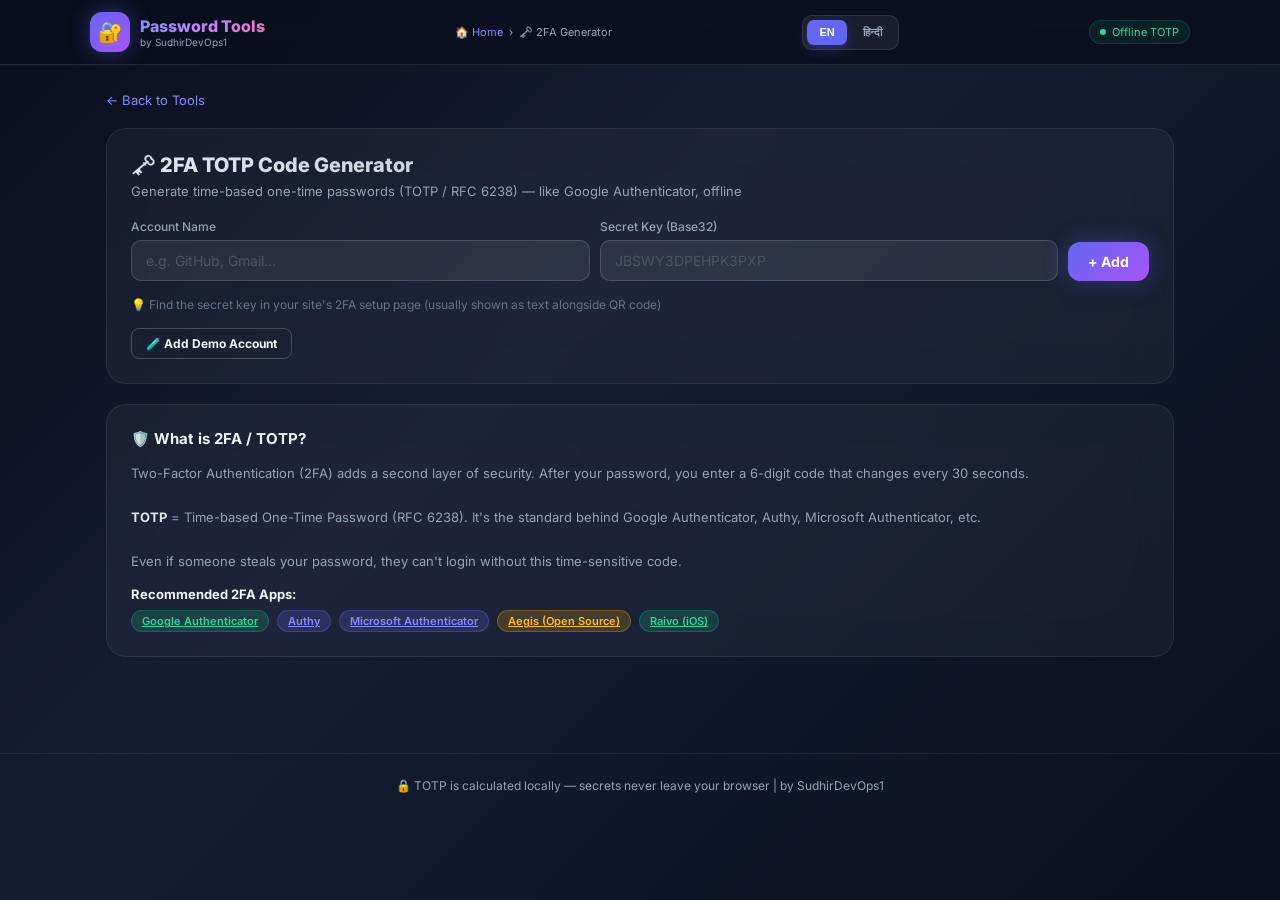
<file: 2fa.html>
<!DOCTYPE html>
<html lang="en">

<head>
    <meta charset="UTF-8">
    <meta name="viewport" content="width=device-width,initial-scale=1">
    <title>2FA TOTP Generator — by SudhirDevOps1</title>
    <link rel="stylesheet" href="shared.css">
    <style>
        .totp-code {
            font-size: 48px;
            font-weight: 900;
            letter-spacing: 8px;
            font-family: 'Courier New', monospace;
            color: #34d399;
            text-align: center;
            padding: 24px 0 16px;
        }

        .timer-arc {
            stroke-dasharray: 157;
            stroke-linecap: round;
            transition: stroke-dashoffset .9s linear;
        }

        .account-card {
            background: rgba(255, 255, 255, .04);
            border: 1px solid rgba(255, 255, 255, .08);
            border-radius: 12px;
            padding: 14px;
            cursor: pointer;
            transition: all .2s;
        }

        .account-card.active {
            border-color: #6366f1;
            background: rgba(99, 102, 241, .08);
        }

        .account-card:hover {
            border-color: rgba(255, 255, 255, .14);
        }
    </style>
</head>

<body>
    <header class="site-header">
        <div class="inner">
            <a href="index.html" class="logo">
                <div class="logo-icon">🔐</div>
                <div>
                    <div class="logo-title">Password Tools</div>
                    <div class="logo-sub">by SudhirDevOps1</div>
                </div>
            </a>
            <div class="breadcrumb">
                <a href="index.html" data-i18n="navHome">🏠 Home</a> › <span data-i18n="nav2FA">🗝️ 2FA Generator</span>
            </div>
            <div class="lang-toggle">
                <button class="lang-btn" id="btn-en" onclick="setLang('en')">EN</button>
                <button class="lang-btn" id="btn-hi" onclick="setLang('hi')">हिन्दी</button>
            </div>
            <div class="badge-secure"><span class="pulse"></span><span data-i18n="badgeSecure">Offline TOTP</span></div>
        </div>
    </header>
    <main>
        <a href="index.html" class="back-link" data-i18n="backHome">← Back to Tools</a>

        <div class="card fade-up" style="margin-bottom:20px">
            <div class="section-title" data-i18n="toolTitle">🗝️ 2FA TOTP Code Generator</div>
            <div class="section-sub" data-i18n="toolSub">Generate time-based one-time passwords (TOTP / RFC 6238) — like
                Google Authenticator, offline</div>

            <!-- Add Account -->
            <div
                style="display:grid;grid-template-columns:1fr 1fr auto;gap:10px;align-items:end;margin-bottom:16px;flex-wrap:wrap">
                <div><label class="input-label" data-i18n="labelAccName">Account Name</label><input type="text"
                        id="accName" class="inp" data-i18n-placeholder="placeholderName"
                        placeholder="e.g. GitHub, Gmail…"></div>
                <div><label class="input-label" data-i18n="labelSecretKey">Secret Key (Base32)</label><input type="text"
                        id="secretKey" class="inp" data-i18n-placeholder="placeholderSecret"
                        placeholder="JBSWY3DPEHPK3PXP"></div>
                <button class="btn btn-primary" style="white-space:nowrap" onclick="addAccount()" data-i18n="btnAdd">+
                    Add</button>
            </div>
            <div style="font-size:12px;color:#64748b;margin-bottom:16px" data-i18n="hintSecret">💡 Find the secret key
                in your site's 2FA setup page (usually shown as text alongside QR code)</div>

            <!-- Demo account hint -->
            <button class="btn btn-outline btn-sm" onclick="addDemo()" data-i18n="btnDemo">🧪 Add Demo Account</button>
        </div>

        <!-- Active TOTP Display -->
        <div id="totpDisplay" class="card fade-up" style="display:none;margin-bottom:20px;text-align:center">
            <div style="font-size:13px;color:#94a3b8;margin-bottom:4px" id="activeAccName">—</div>
            <div class="totp-code" id="totpCode">——————</div>
            <div style="display:flex;align-items:center;justify-content:center;gap:16px;margin-bottom:12px">
                <svg width="50" height="50" style="transform:rotate(-90deg)">
                    <circle cx="25" cy="25" r="22" fill="none" stroke="rgba(255,255,255,.08)" stroke-width="4" />
                    <circle id="timerArc" cx="25" cy="25" r="22" fill="none" stroke="#6366f1" stroke-width="4"
                        class="timer-arc" style="stroke-dashoffset:0" />
                </svg>
                <div>
                    <div style="font-size:24px;font-weight:800;color:#818cf8" id="countdown">30</div>
                    <div style="font-size:11px;color:#64748b" data-i18n="lblSeconds">seconds</div>
                </div>
            </div>
            <button class="btn btn-outline btn-sm" onclick="copyCode()" data-i18n="btnCopyCode">📋 Copy Code</button>
        </div>

        <!-- Accounts List -->
        <div class="card fade-up" id="accountsCard" style="display:none">
            <div style="display:flex;align-items:center;justify-content:space-between;margin-bottom:14px">
                <div style="font-weight:700" data-i18n="lblSavedAcc">📱 Saved Accounts (this session only)</div>
                <button class="btn btn-outline btn-sm" onclick="clearAccounts()" data-i18n="btnClear">🗑 Clear
                    All</button>
            </div>
            <div id="accountList" style="display:flex;flex-direction:column;gap:8px"></div>
        </div>

        <!-- What is 2FA -->
        <div class="card fade-up" style="margin-top:20px">
            <div style="font-size:15px;font-weight:700;margin-bottom:14px" data-i18n="whatTitle">🛡️ What is 2FA / TOTP?
            </div>
            <div style="font-size:13px;color:#94a3b8;line-height:1.7" data-i18n="whatDesc">
                Two-Factor Authentication (2FA) adds a second layer of security. After your password, you enter a
                6-digit code that changes every 30 seconds.<br><br>
                <strong style="color:#e2e8f0">TOTP</strong> = Time-based One-Time Password (RFC 6238). It's the standard
                behind Google Authenticator, Authy, Microsoft Authenticator, etc.<br><br>
                Even if someone steals your password, they can't login without this time-sensitive code.
            </div>
            <div style="margin-top:14px">
                <div style="font-size:13px;font-weight:700;margin-bottom:8px" data-i18n="lblRecApps">Recommended 2FA
                    Apps:</div>
                <div style="display:flex;flex-wrap:wrap;gap:8px">
                    <a href="https://play.google.com/store/apps/details?id=com.google.android.apps.authenticator2"
                        target="_blank" class="chip chip-emerald">Google Authenticator</a>
                    <a href="https://authy.com" target="_blank" class="chip chip-indigo">Authy</a>
                    <a href="https://www.microsoft.com/en-us/security/mobile-authenticator-app" target="_blank"
                        class="chip chip-indigo">Microsoft Authenticator</a>
                    <a href="https://aegis-authenticator.com" target="_blank" class="chip chip-amber">Aegis (Open
                        Source)</a>
                    <a href="https://raivo-otp.com" target="_blank" class="chip chip-emerald">Raivo (iOS)</a>
                </div>
            </div>
        </div>
    </main>
    <footer class="site-footer" data-i18n="footerText">🔒 TOTP is calculated locally — secrets never leave your browser
        | by <strong style="color:#818cf8">SudhirDevOps1</strong></footer>
    <div id="toast-container"></div>
    <script>
        const i18n = {
            en: {
                navHome: '🏠 Home', nav2FA: '🗝️ 2FA Generator', badgeSecure: 'Offline TOTP',
                backHome: '← Back to Tools', toolTitle: '🗝️ 2FA TOTP Code Generator',
                toolSub: 'Generate time-based one-time passwords (TOTP / RFC 6238) — like Google Authenticator, offline',
                labelAccName: 'Account Name', labelSecretKey: 'Secret Key (Base32)',
                placeholderName: 'e.g. GitHub, Gmail…', placeholderSecret: 'JBSWY3DPEHPK3PXP',
                btnAdd: '+ Add', hintSecret: '💡 Find the secret key in your site\'s 2FA setup page (usually shown as text alongside QR code)',
                btnDemo: '🧪 Add Demo Account', lblSeconds: 'seconds', btnCopyCode: '📋 Copy Code',
                lblSavedAcc: '📱 Saved Accounts (this session only)', btnClear: '🗑 Clear All',
                whatTitle: '🛡️ What is 2FA / TOTP?',
                whatDesc: 'Two-Factor Authentication (2FA) adds a second layer of security. After your password, you enter a 6-digit code that changes every 30 seconds.<br><br><strong style="color:#e2e8f0">TOTP</strong> = Time-based One-Time Password (RFC 6238). It\'s the standard behind Google Authenticator, Authy, Microsoft Authenticator, etc.<br><br>Even if someone steals your password, they can\'t login without this time-sensitive code.',
                lblRecApps: 'Recommended 2FA Apps:',
                footerText: '🔒 TOTP is calculated locally — secrets never leave your browser | by SudhirDevOps1',
                toastEnterBoth: 'Enter both name and secret key', toastAccAdded: '✅ Account added',
                toastInvalidKey: 'Invalid Base32 secret key', toastDemoAdded: 'Demo account added',
                toastCopied: '✅ Code copied!', toastAccCopied: '✅ {code} copied!'
            },
            hi: {
                navHome: '🏠 होम', nav2FA: '🗝️ 2FA जनरेटर', badgeSecure: 'ऑफलाइन TOTP',
                backHome: '← टूल्स पर वापस जाएं', toolTitle: '🗝️ 2FA TOTP कोड जनरेटर',
                toolSub: 'समय-आधारित वन-टाइम पासवर्ड (TOTP / RFC 6238) जेनरेट करें — Google Authenticator की तरह, ऑफलाइन',
                labelAccName: 'खाते का नाम', labelSecretKey: 'सीक्रेट की (Base32)',
                placeholderName: 'जैसे GitHub, Gmail…', placeholderSecret: 'JBSWY3DPEHPK3PXP',
                btnAdd: '+ जोड़ें', hintSecret: '💡 अपनी साइट के 2FA सेटअप पेज में सक्रियता कुंजी खोजें (आमतौर पर QR कोड के साथ दिखाई जाती है)',
                btnDemo: '🧪 डेमो खाता जोड़ें', lblSeconds: 'सेकंड', btnCopyCode: '📋 कोड कॉपी करें',
                lblSavedAcc: '📱 सहेजे गए खाते (केवल इस सत्र के लिए)', btnClear: '🗑 सभी साफ़ करें',
                whatTitle: '🛡️ 2FA / TOTP क्या है?',
                whatDesc: 'टू-फैक्टर ऑथेंटिकेशन (2FA) सुरक्षा की एक दूसरी परत जोड़ता है। आपके पासवर्ड के बाद, आप एक 6-अंकों का कोड दर्ज करते हैं जो हर 30 सेकंड में बदलता है।<br><br><strong style="color:#e2e8f0">TOTP</strong> = टाइम-आधारित वन-टाइम पासवर्ड (RFC 6238)। यह Google Authenticator, Authy, Microsoft Authenticator आदि के पीछे का मानक है।<br><br>भले ही कोई आपका पासवर्ड चुरा ले, वे इस समय-संवेदनशील कोड के बिना लॉगिन नहीं कर सकते।',
                lblRecApps: 'अनुशंसित 2FA ऐप्स:',
                footerText: '🔒 TOTP की गणना स्थानीय रूप से की जाती है — सीक्रेट कभी आपके ब्राउज़र से बाहर नहीं जाते | SudhirDevOps1 द्वारा',
                toastEnterBoth: 'नाम और सीक्रेट की दोनों दर्ज करें', toastAccAdded: '✅ खाता जोड़ा गया',
                toastInvalidKey: 'अमान्य Base32 सीक्रेट की', toastDemoAdded: 'डेमो खाता जोड़ा गया',
                toastCopied: '✅ कोड कॉपी किया गया!', toastAccCopied: '✅ {code} कॉपी किया गया!'
            }
        };

        let currentLang = localStorage.getItem('appLang') || 'en';

        function T(key) {
            return (i18n[currentLang] && i18n[currentLang][key]) || (i18n['en'][key]) || key;
        }

        function applyLanguage() {
            document.querySelectorAll('[data-i18n]').forEach(el => {
                const key = el.getAttribute('data-i18n');
                el.innerHTML = T(key);
            });
            document.querySelectorAll('[data-i18n-placeholder]').forEach(el => {
                el.placeholder = T(el.getAttribute('data-i18n-placeholder'));
            });
            document.body.className = 'lang-' + currentLang;
            document.querySelectorAll('.lang-btn').forEach(b => b.classList.remove('active'));
            const activeBtn = document.getElementById('btn-' + currentLang);
            if (activeBtn) activeBtn.classList.add('active');
        }

        function setLang(lang) {
            currentLang = lang;
            localStorage.setItem('appLang', currentLang);
            applyLanguage();
        }

        // Simple TOTP implementation (RFC 6238)
        const accounts = [];
        let activeIdx = -1;
        let timerInterval = null;

        function base32Decode(s) {
            const a = 'ABCDEFGHIJKLMNOPQRSTUVWXYZ234567';
            s = s.replace(/=+$/, '').toUpperCase();
            let bits = 0, val = 0; const out = [];
            for (const c of s) { const idx = a.indexOf(c); if (idx < 0) continue; val = (val << 5) | idx; bits += 5; if (bits >= 8) { out.push((val >>> (bits - 8)) & 255); bits -= 8; } }
            return new Uint8Array(out);
        }
        async function hmacSHA1(key, msg) {
            const k = await crypto.subtle.importKey('raw', key, { name: 'HMAC', hash: 'SHA-1' }, false, ['sign']);
            return new Uint8Array(await crypto.subtle.sign('HMAC', k, msg));
        }
        function intToBytes(n) {
            const b = new Uint8Array(8); for (let i = 7; i >= 0; i--) { b[i] = n & 0xff; n = Math.floor(n / 256); } return b;
        }
        async function getTotp(secret, period = 30) {
            const key = base32Decode(secret);
            const t = Math.floor(Date.now() / 1000 / period);
            const hash = await hmacSHA1(key, intToBytes(t));
            const offset = hash[hash.length - 1] & 0xf;
            const code = ((hash[offset] & 0x7f) << 24) | ((hash[offset + 1] & 0xff) << 16) | ((hash[offset + 2] & 0xff) << 8) | (hash[offset + 3] & 0xff);
            return String(code % 1000000).padStart(6, '0');
        }
        async function addAccount() {
            const name = document.getElementById('accName').value.trim();
            const secret = document.getElementById('secretKey').value.trim().replace(/\s/g, '');
            if (!name || !secret) { showToast(T('toastEnterBoth'), 'error'); return; }
            try {
                base32Decode(secret);
                accounts.push({ name, secret });
                document.getElementById('accName').value = '';
                document.getElementById('secretKey').value = '';
                setActive(accounts.length - 1);
                renderAccounts();
                showToast(T('toastAccAdded'), 'success');
            } catch (e) { showToast(T('toastInvalidKey'), 'error'); }
        }
        function addDemo() {
            accounts.push({ name: 'Demo Account (GitHub)', secret: 'JBSWY3DPEHPK3PXP' });
            setActive(accounts.length - 1); renderAccounts();
            showToast(T('toastDemoAdded'), 'info');
        }
        function setActive(idx) {
            activeIdx = idx;
            document.getElementById('totpDisplay').style.display = 'block';
            document.getElementById('activeAccName').textContent = accounts[idx].name;
            updateCode();
            if (timerInterval) clearInterval(timerInterval);
            timerInterval = setInterval(updateCode, 1000);
            renderAccounts();
        }
        async function updateCode() {
            if (activeIdx < 0) return;
            const acc = accounts[activeIdx];
            try {
                const code = await getTotp(acc.secret);
                const codeEl = document.getElementById('totpCode');
                codeEl.textContent = code.substring(0, 3) + ' ' + code.substring(3);
                const rem = 30 - (Math.floor(Date.now() / 1000) % 30);
                document.getElementById('countdown').textContent = rem;
                const arc = document.getElementById('timerArc');
                const frac = rem / 30;
                arc.style.strokeDashoffset = 157 * (1 - frac);
                arc.style.stroke = rem <= 10 ? '#ef4444' : rem <= 20 ? '#f59e0b' : '#6366f1';
            } catch (e) {
                document.getElementById('totpCode').textContent = 'ERROR';
            }
        }
        function renderAccounts() {
            if (!accounts.length) { document.getElementById('accountsCard').style.display = 'none'; return; }
            document.getElementById('accountsCard').style.display = 'block';
            document.getElementById('accountList').innerHTML = accounts.map((a, i) => `
    <div class="account-card ${i === activeIdx ? 'active' : ''}" onclick="setActive(${i})">
      <div style="display:flex;align-items:center;justify-content:space-between">
        <div><div style="font-weight:700;font-size:14px">${escH(a.name)}</div><div style="font-size:11px;color:#64748b;font-family:monospace;margin-top:2px">${a.secret.substring(0, 8)}…</div></div>
        <div style="display:flex;gap:6px">
          <button class="copy-btn" onclick="event.stopPropagation();copyAccountCode(${i})">📋</button>
          <button class="copy-btn" onclick="event.stopPropagation();removeAcc(${i})">🗑</button>
        </div>
      </div>
    </div>`).join('');
        }
        async function copyAccountCode(idx) {
            const code = await getTotp(accounts[idx].secret);
            navigator.clipboard.writeText(code).then(() => showToast(T('toastAccCopied').replace('{code}', code), 'success'));
        }
        function removeAcc(idx) { accounts.splice(idx, 1); if (activeIdx === idx) { activeIdx = -1; document.getElementById('totpDisplay').style.display = 'none'; } else if (activeIdx > idx) activeIdx--; renderAccounts(); }
        function clearAccounts() { accounts.length = 0; activeIdx = -1; document.getElementById('totpDisplay').style.display = 'none'; document.getElementById('accountsCard').style.display = 'none'; }
        function copyCode() {
            const code = document.getElementById('totpCode').textContent.replace(' ', '');
            navigator.clipboard.writeText(code).then(() => showToast(T('toastCopied'), 'success'));
        }
        function escH(s) { const d = document.createElement('div'); d.textContent = s; return d.innerHTML; }
        function showToast(msg, type = 'success') {
            const c = document.getElementById('toast-container'); const t = document.createElement('div');
            t.className = `toast ${type}`; t.textContent = msg; c.appendChild(t);
            setTimeout(() => { t.style.opacity = '0'; t.style.transition = 'all .3s'; setTimeout(() => t.remove(), 300); }, 2800);
        }

        applyLanguage();
    </script>
</body>

</html>
</file>
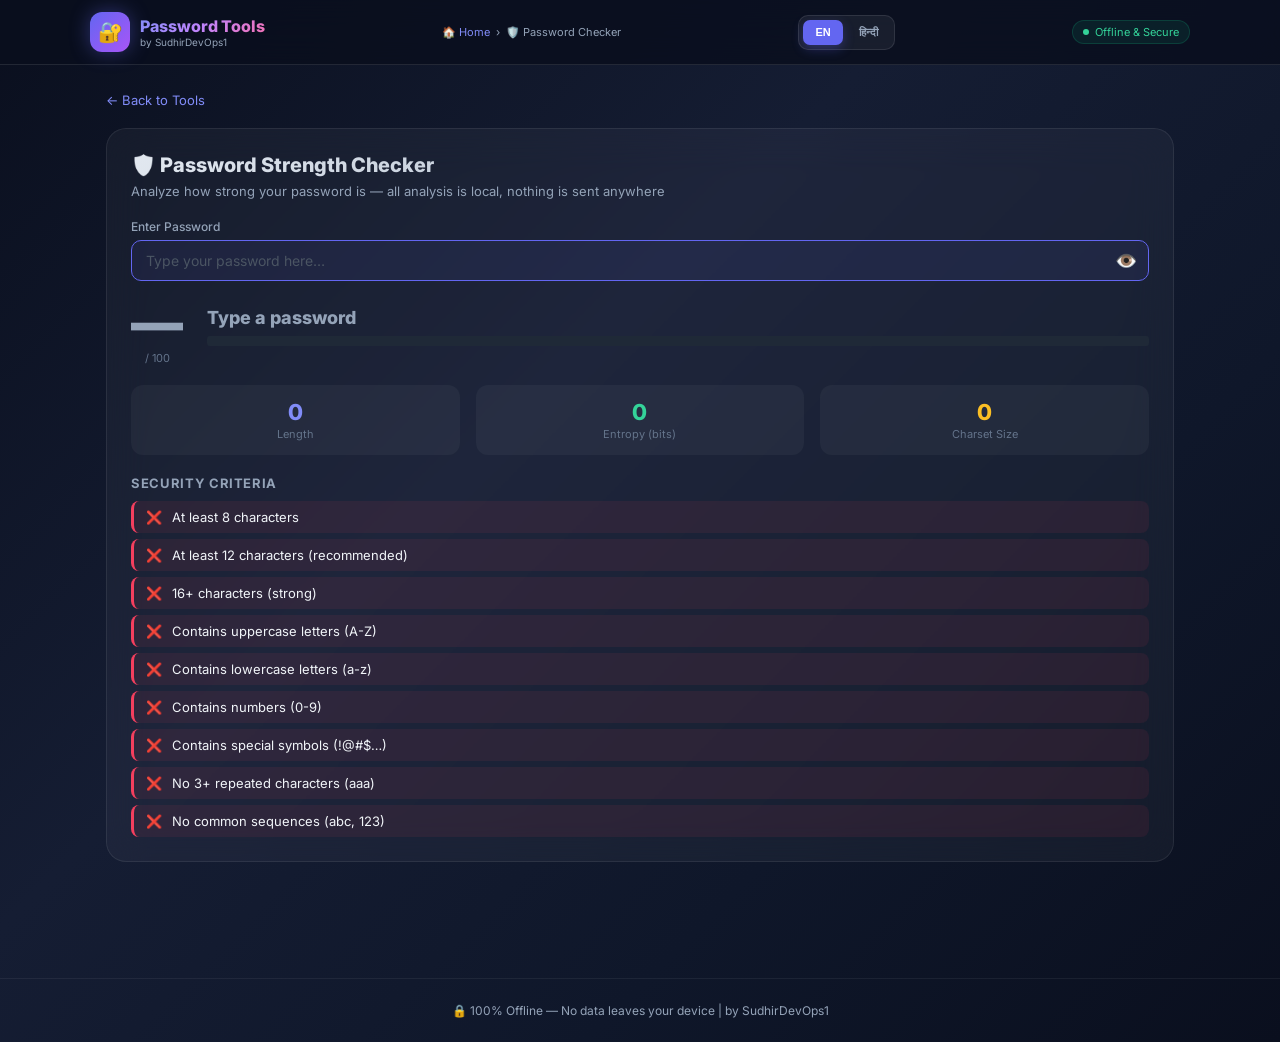
<file: checker.html>
<!DOCTYPE html>
<html lang="en">

<head>
    <meta charset="UTF-8">
    <meta name="viewport" content="width=device-width,initial-scale=1">
    <title>Password Checker — by SudhirDevOps1</title>
    <link rel="stylesheet" href="shared.css">
    <style>
        .big-score {
            font-size: 52px;
            font-weight: 900;
            line-height: 1;
        }

        .criteria-item {
            display: flex;
            align-items: center;
            gap: 10px;
            padding: 8px 12px;
            border-radius: 8px;
            font-size: 13px;
            transition: all .2s;
        }

        .criteria-item.pass {
            background: rgba(16, 185, 129, .1);
            border-left: 3px solid #10b981;
        }

        .criteria-item.fail {
            background: rgba(244, 63, 94, .08);
            border-left: 3px solid #f43f5e;
        }

        .pattern-tag {
            display: inline-flex;
            align-items: center;
            gap: 4px;
            padding: 4px 10px;
            border-radius: 999px;
            font-size: 11px;
            font-weight: 700;
            margin: 3px;
        }
    </style>
</head>

<body>
    <header class="site-header">
        <div class="inner">
            <a href="index.html" class="logo">
                <div class="logo-icon">🔐</div>
                <div>
                    <div class="logo-title">Password Tools</div>
                    <div class="logo-sub">by SudhirDevOps1</div>
                </div>
            </a>
            <div class="breadcrumb">
                <a href="index.html" data-i18n="navHome">🏠 Home</a> › <span data-i18n="navChecker">🛡️ Password
                    Checker</span>
            </div>
            <div class="lang-toggle">
                <button class="lang-btn" id="btn-en" onclick="setLang('en')">EN</button>
                <button class="lang-btn" id="btn-hi" onclick="setLang('hi')">हिन्दी</button>
            </div>
            <div class="badge-secure"><span class="pulse"></span><span data-i18n="badgeSecure">Offline & Secure</span>
            </div>
        </div>
    </header>
    <main>
        <a href="index.html" class="back-link" data-i18n="backHome">← Back to Tools</a>

        <div class="card fade-up" style="margin-bottom:20px">
            <div class="section-title" data-i18n="toolTitle">🛡️ Password Strength Checker</div>
            <div class="section-sub" data-i18n="toolSub">Analyze how strong your password is — all analysis is local,
                nothing is sent anywhere</div>

            <div class="input-group">
                <label class="input-label" data-i18n="labelEnter">Enter Password</label>
                <div style="position:relative">
                    <input type="password" id="pwInput" class="inp" data-i18n-placeholder="placeholderType"
                        placeholder="Type your password here…" oninput="analyze()" autofocus style="padding-right:50px">
                    <button onclick="toggleVis()" id="visBtn"
                        style="position:absolute;right:12px;top:50%;transform:translateY(-50%);background:none;border:none;cursor:pointer;font-size:18px;color:#94a3b8">👁️</button>
                </div>
            </div>

            <!-- Score Display -->
            <div style="display:grid;grid-template-columns:auto 1fr;gap:24px;align-items:center;margin-bottom:20px">
                <div style="text-align:center">
                    <div id="scoreNum" class="big-score" style="color:#374151">—</div>
                    <div style="font-size:11px;color:#64748b;margin-top:2px">/ 100</div>
                </div>
                <div>
                    <div style="display:flex;align-items:center;justify-content:space-between;margin-bottom:8px">
                        <span id="strengthLabel" style="font-size:18px;font-weight:800;color:#94a3b8"
                            data-i18n="typePassword">Type a password</span>
                        <span id="timeToCrack" style="font-size:12px;color:#64748b"></span>
                    </div>
                    <div class="strength-bar" style="height:10px;margin-bottom:10px">
                        <div id="strengthFill" class="strength-fill" style="width:0%"></div>
                    </div>
                    <div style="display:flex;gap:8px;flex-wrap:wrap" id="patternTags"></div>
                </div>
            </div>

            <!-- Entropy & Length Info -->
            <div class="grid-3" style="margin-bottom:20px">
                <div style="background:rgba(255,255,255,.04);border-radius:12px;padding:14px;text-align:center">
                    <div style="font-size:22px;font-weight:800;color:#818cf8" id="lenCount">0</div>
                    <div style="font-size:11px;color:#64748b;margin-top:2px" data-i18n="lblLength">Length</div>
                </div>
                <div style="background:rgba(255,255,255,.04);border-radius:12px;padding:14px;text-align:center">
                    <div style="font-size:22px;font-weight:800;color:#34d399" id="entropyCount">0</div>
                    <div style="font-size:11px;color:#64748b;margin-top:2px" data-i18n="lblEntropy">Entropy (bits)</div>
                </div>
                <div style="background:rgba(255,255,255,.04);border-radius:12px;padding:14px;text-align:center">
                    <div style="font-size:22px;font-weight:800;color:#fbbf24" id="charsetSize">0</div>
                    <div style="font-size:11px;color:#64748b;margin-top:2px" data-i18n="lblCharset">Charset Size</div>
                </div>
            </div>

            <!-- Criteria Checklist -->
            <div style="font-size:13px;font-weight:700;color:#94a3b8;margin-bottom:10px;text-transform:uppercase;letter-spacing:.05em"
                data-i18n="secCriteria">
                Security Criteria</div>
            <div style="display:flex;flex-direction:column;gap:6px" id="criteriaList">
                <!-- filled by JS -->
            </div>
        </div>

        <!-- Suggestions -->
        <div class="card fade-up" id="suggestCard" style="display:none">
            <div style="font-size:15px;font-weight:700;margin-bottom:12px" data-i18n="suggTitle">💡 Suggestions to
                Improve</div>
            <ul id="suggestList" style="display:flex;flex-direction:column;gap:8px;padding-left:0;list-style:none"></ul>
        </div>
    </main>
    <footer class="site-footer" data-i18n="footerText">🔒 100% Offline — No data leaves your device | by <strong
            style="color:#818cf8">SudhirDevOps1</strong></footer>
    <div id="toast-container"></div>
    <script>
        const i18n = {
            en: {
                navHome: '🏠 Home', navChecker: '🛡️ Password Checker', badgeSecure: 'Offline & Secure',
                backHome: '← Back to Tools', toolTitle: '🛡️ Password Strength Checker',
                toolSub: 'Analyze how strong your password is — all analysis is local, nothing is sent anywhere',
                labelEnter: 'Enter Password', placeholderType: 'Type your password here…',
                typePassword: 'Type a password', timeCrack: '⏱ Crack time:',
                lblLength: 'Length', lblEntropy: 'Entropy (bits)', lblCharset: 'Charset Size',
                secCriteria: 'Security Criteria', suggTitle: '💡 Suggestions to Improve',
                footerText: '🔒 100% Offline — No data leaves your device | by SudhirDevOps1',
                critLen8: 'At least 8 characters', critLen12: 'At least 12 characters (recommended)', critLen16: '16+ characters (strong)',
                critUpper: 'Contains uppercase letters (A-Z)', critLower: 'Contains lowercase letters (a-z)',
                critNum: 'Contains numbers (0-9)', critSym: 'Contains special symbols (!@#$…)',
                critNoRepeat: 'No 3+ repeated characters (aaa)', critNoSeq: 'No common sequences (abc, 123)',
                sVeryWeak: 'Very Weak 😱', sWeak: 'Weak 😟', sFair: 'Fair 😐', sStrong: 'Strong 😊', sVeryStrong: 'Very Strong 💪',
                chipUpper: 'Uppercase', chipLower: 'Lowercase', chipNum: 'Numbers', chipSym: 'Symbols', chipCommon: '⚠️ Common',
                suggLen12: 'Make password at least 12 characters long', suggUpper: 'Add uppercase letters (A-Z)',
                suggLower: 'Add lowercase letters (a-z)', suggNum: 'Add numbers (0-9)', suggSym: 'Add special symbols like !@#$%^&*',
                suggCommon: 'Avoid common words like "password", "123456"', suggRepeat: 'Avoid repeating characters (e.g. aaa)',
                instantly: 'instantly', seconds: '{n} seconds', minutes: '{n} minutes', hours: '{n} hours', days: '{n} days', years: '{n} years', centuries: 'centuries+'
            },
            hi: {
                navHome: '🏠 होम', navChecker: '🛡️ पासवर्ड चेकर', badgeSecure: 'ऑफलाइन और सुरक्षित',
                backHome: '← टूल्स पर वापस जाएं', toolTitle: '🛡️ पासवर्ड मजबूती चेकर',
                toolSub: 'आपका पासवर्ड कितना मजबूत है इसका विश्लेषण करें — सभी विश्लेषण स्थानीय हैं, कुछ भी कहीं नहीं भेजा जाता है',
                labelEnter: 'पासवर्ड दर्ज करें', placeholderType: 'अपना पासवर्ड यहाँ टाइप करें…',
                typePassword: 'पासवर्ड टाइप करें', timeCrack: '⏱ क्रैक समय:',
                lblLength: 'लंबाई', lblEntropy: 'एंट्रॉपी (बिट्स)', lblCharset: 'कैरेक्टर सेट',
                secCriteria: 'सुरक्षा मानदंड', suggTitle: '💡 सुधार के सुझाव',
                footerText: '🔒 100% ऑफलाइन — कोई डेटा आपके डिवाइस से बाहर नहीं जाता है | SudhirDevOps1 द्वारा',
                critLen8: 'कम से कम 8 कैरेक्टर', critLen12: 'कम से कम 12 कैरेक्टर (अनुशंसित)', critLen16: '16+ कैरेक्टर (मजबूत)',
                critUpper: 'बड़े अक्षर (A-Z) शामिल हैं', critLower: 'छोटे अक्षर (a-z) शामिल हैं',
                critNum: 'संख्याएं (0-9) शामिल हैं', critSym: 'विशेष प्रतीक (!@#$…) शामिल हैं',
                critNoRepeat: '3 बार दोहराए गए कैरेक्टर नहीं (aaa)', critNoSeq: 'कोई सामान्य अनुक्रम नहीं (abc, 123)',
                sVeryWeak: 'बहुत कमजोर 😱', sWeak: 'कमजोर 😟', sFair: 'ठीक है 😐', sStrong: 'मजबूत 😊', sVeryStrong: 'बहुत मजबूत 💪',
                chipUpper: 'बड़े अक्षर', chipLower: 'छोटे अक्षर', chipNum: 'संख्याएं', chipSym: 'प्रतीक', chipCommon: '⚠️ सामान्य',
                suggLen12: 'पासवर्ड कम से कम 12 कैरेक्टर लंबा बनाएं', suggUpper: 'बड़े अक्षर (A-Z) जोड़ें',
                suggLower: 'छोटे अक्षर (a-z) जोड़ें', suggNum: 'संख्याएं (0-9) जोड़ें', suggSym: 'विशेष प्रतीक जैसे !@#$%^&* जोड़ें',
                suggCommon: '"password", "123456" जैसे सामान्य शब्दों से बचें', suggRepeat: 'दोहराए जाने वाले कैरेक्टर से बचें (जैसे aaa)',
                instantly: 'तुरंत', seconds: '{n} सेकंड', minutes: '{n} मिनट', hours: '{n} घंटे', days: '{n} दिन', years: '{n} साल', centuries: 'सदियाँ+'
            }
        };

        let currentLang = localStorage.getItem('appLang') || 'en';

        function T(key) {
            return (i18n[currentLang] && i18n[currentLang][key]) || (i18n['en'][key]) || key;
        }

        function applyLanguage() {
            document.querySelectorAll('[data-i18n]').forEach(el => {
                const key = el.getAttribute('data-i18n');
                el.textContent = T(key);
            });
            document.querySelectorAll('[data-i18n-placeholder]').forEach(el => {
                el.placeholder = T(el.getAttribute('data-i18n-placeholder'));
            });
            document.body.className = 'lang-' + currentLang;
            document.querySelectorAll('.lang-btn').forEach(b => b.classList.remove('active'));
            const activeBtn = document.getElementById('btn-' + currentLang);
            if (activeBtn) activeBtn.classList.add('active');

            analyze();
        }

        function setLang(lang) {
            currentLang = lang;
            localStorage.setItem('appLang', currentLang);
            applyLanguage();
        }

        const CRITERIA = [
            { id: 'len8', label: 'critLen8', test: p => p.length >= 8 },
            { id: 'len12', label: 'critLen12', test: p => p.length >= 12 },
            { id: 'len16', label: 'critLen16', test: p => p.length >= 16 },
            { id: 'upper', label: 'critUpper', test: p => /[A-Z]/.test(p) },
            { id: 'lower', label: 'critLower', test: p => /[a-z]/.test(p) },
            { id: 'num', label: 'critNum', test: p => /[0-9]/.test(p) },
            { id: 'sym', label: 'critSym', test: p => /[^a-zA-Z0-9]/.test(p) },
            { id: 'noRepeat', label: 'critNoRepeat', test: p => !/(.)\1\1/.test(p) },
            { id: 'noSeq', label: 'critNoSeq', test: p => !/(abc|bcd|cde|def|efg|123|234|345|456|qwerty|password|pass|1234|admin)/i.test(p) },
        ];
        const COMMON = ['password', '123456', 'qwerty', 'abc123', 'letmein', 'iloveyou', 'admin', 'welcome', 'monkey', 'dragon'];

        function analyze() {
            const p = document.getElementById('pwInput').value;
            document.getElementById('lenCount').textContent = p.length;
            // Charset
            let cs = 0;
            if (/[a-z]/.test(p)) cs += 26;
            if (/[A-Z]/.test(p)) cs += 26;
            if (/[0-9]/.test(p)) cs += 10;
            if (/[^a-zA-Z0-9]/.test(p)) cs += 32;
            document.getElementById('charsetSize').textContent = cs;
            const entropy = cs > 0 ? Math.round(p.length * Math.log2(cs)) : 0;
            document.getElementById('entropyCount').textContent = entropy;

            // Score
            let score = 0;
            if (p.length >= 8) score += 10;
            if (p.length >= 12) score += 10;
            if (p.length >= 16) score += 10;
            if (p.length >= 20) score += 5;
            if (/[A-Z]/.test(p)) score += 10;
            if (/[a-z]/.test(p)) score += 10;
            if (/[0-9]/.test(p)) score += 10;
            if (/[^a-zA-Z0-9]/.test(p)) score += 15;
            if (!/(.)\1\1/.test(p)) score += 5;
            if (!/(abc|bcd|123|234|qwerty|password)/i.test(p)) score += 10;
            const isCommon = COMMON.some(c => p.toLowerCase().includes(c));
            if (!isCommon) score += 5;
            if (entropy > 60) score += Math.min(10, entropy - 60);
            score = Math.min(100, score);

            const scoreEl = document.getElementById('scoreNum');
            const fillEl = document.getElementById('strengthFill');
            scoreEl.textContent = p ? score : '—';

            let label, color;
            if (!p) { label = T('typePassword'); color = '#94a3b8'; }
            else if (score < 25) { label = T('sVeryWeak'); color = '#ef4444'; }
            else if (score < 45) { label = T('sWeak'); color = '#f97316'; }
            else if (score < 60) { label = T('sFair'); color = '#eab308'; }
            else if (score < 80) { label = T('sStrong'); color = '#22c55e'; }
            else { label = T('sVeryStrong'); color = '#10b981'; }

            document.getElementById('strengthLabel').textContent = label;
            document.getElementById('strengthLabel').style.color = color;
            scoreEl.style.color = color;
            fillEl.style.width = p ? (score + '%') : '0%';
            fillEl.style.background = color;

            // Time to crack
            const combos = Math.pow(cs, p.length);
            const guessesPerSec = 1e12;
            const secs = combos / guessesPerSec;
            let timeStr = '';
            if (!p) timeStr = '';
            else if (secs < 1) timeStr = T('instantly');
            else if (secs < 60) timeStr = T('seconds').replace('{n}', Math.round(secs));
            else if (secs < 3600) timeStr = T('minutes').replace('{n}', Math.round(secs / 60));
            else if (secs < 86400) timeStr = T('hours').replace('{n}', Math.round(secs / 3600));
            else if (secs < 31536000) timeStr = T('days').replace('{n}', Math.round(secs / 86400));
            else if (secs < 3153600000) timeStr = T('years').replace('{n}', Math.round(secs / 31536000));
            else timeStr = T('centuries');
            document.getElementById('timeToCrack').textContent = p ? (T('timeCrack') + ' ' + timeStr) : '';

            // Pattern tags
            const tags = [];
            if (/[A-Z]/.test(p)) tags.push({ t: T('chipUpper'), c: 'chip-indigo' });
            if (/[a-z]/.test(p)) tags.push({ t: T('chipLower'), c: 'chip-emerald' });
            if (/[0-9]/.test(p)) tags.push({ t: T('chipNum'), c: 'chip-amber' });
            if (/[^a-zA-Z0-9]/.test(p)) tags.push({ t: T('chipSym'), c: 'chip-red' });
            if (isCommon) tags.push({ t: T('chipCommon'), c: 'chip-red' });
            document.getElementById('patternTags').innerHTML = tags.map(t => `<span class="chip ${t.c}">${t.t}</span>`).join('');

            // Criteria
            document.getElementById('criteriaList').innerHTML = CRITERIA.map(c => {
                const pass = p && c.test(p);
                return `<div class="criteria-item ${pass ? 'pass' : 'fail'}">
                    <span>${pass ? '✅' : '❌'}</span>
                    <span>${T(c.label)}</span>
                </div>`;
            }).join('');

            // Suggestions
            const suggs = [];
            if (p.length < 12) suggs.push(T('suggLen12'));
            if (!/[A-Z]/.test(p)) suggs.push(T('suggUpper'));
            if (!/[a-z]/.test(p)) suggs.push(T('suggLower'));
            if (!/[0-9]/.test(p)) suggs.push(T('suggNum'));
            if (!/[^a-zA-Z0-9]/.test(p)) suggs.push(T('suggSym'));
            if (isCommon) suggs.push(T('suggCommon'));
            if (/(.)\1\1/.test(p)) suggs.push(T('suggRepeat'));

            const sc = document.getElementById('suggestCard');
            const sl = document.getElementById('suggestList');
            if (suggs.length && p) {
                sc.style.display = 'block';
                sl.innerHTML = suggs.map(s => `<li style="display:flex;align-items:center;gap:8px;padding:8px;background:rgba(245,158,11,.08);border-radius:8px;border-left:3px solid #f59e0b;font-size:13px">💡 ${s}</li>`).join('');
            } else {
                sc.style.display = 'none';
            }
        }
        function toggleVis() {
            const inp = document.getElementById('pwInput');
            const btn = document.getElementById('visBtn');
            inp.type = inp.type === 'password' ? 'text' : 'password';
            btn.textContent = inp.type === 'password' ? '👁️' : '🙈';
        }

        applyLanguage();
    </script>
</body>

</html>
</file>
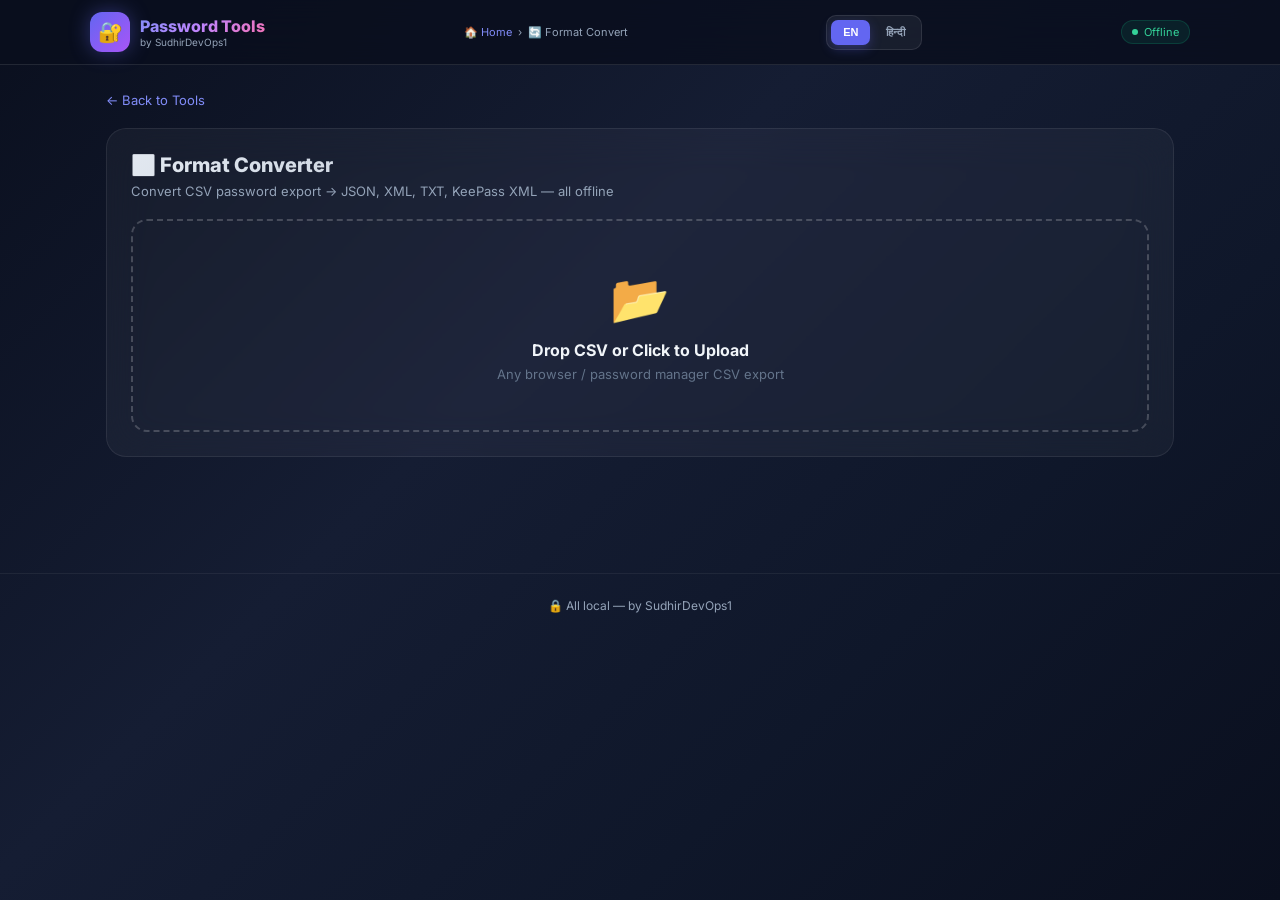
<file: convert.html>
<!DOCTYPE html>
<html lang="en">

<head>
    <meta charset="UTF-8">
    <meta name="viewport" content="width=device-width,initial-scale=1">
    <title>Format Converter — by SudhirDevOps1</title>
    <link rel="stylesheet" href="shared.css">
    <style>
        .drop-zone {
            border: 2px dashed rgba(255, 255, 255, .2);
            border-radius: 16px;
            padding: 48px 24px;
            text-align: center;
            cursor: pointer;
            transition: all .3s;
        }

        .drop-zone:hover,
        .drop-zone.over {
            border-color: #f97316;
            background: rgba(249, 115, 22, .05);
        }

        .fmt-btn {
            flex: 1;
            padding: 12px 8px;
            border-radius: 10px;
            border: 2px solid rgba(255, 255, 255, .08);
            cursor: pointer;
            font-weight: 700;
            font-size: 12px;
            font-family: 'Inter', sans-serif;
            transition: all .25s;
            color: #94a3b8;
            background: rgba(255, 255, 255, .04);
        }

        .fmt-btn.active {
            background: linear-gradient(135deg, #f97316, #fb923c);
            color: #fff;
            border-color: transparent;
        }
    </style>
</head>

<body>
    <header class="site-header">
        <div class="inner">
            <a href="index.html" class="logo">
                <div class="logo-icon">🔐</div>
                <div>
                    <div class="logo-title">Password Tools</div>
                    <div class="logo-sub">by SudhirDevOps1</div>
                </div>
            </a>
            <div class="breadcrumb">
                <a href="index.html" data-i18n="navHome">🏠 Home</a> › <span data-i18n="navConvert">🔄 Format
                    Convert</span>
            </div>
            <div class="lang-toggle">
                <button class="lang-btn" id="btn-en" onclick="setLang('en')">EN</button>
                <button class="lang-btn" id="btn-hi" onclick="setLang('hi')">हिन्दी</button>
            </div>
            <div class="badge-secure"><span class="pulse"></span><span data-i18n="badgeSecure">Offline</span></div>
        </div>
    </header>
    <main>
        <a href="index.html" class="back-link" data-i18n="backHome">← Back to Tools</a>
        <div class="card fade-up" style="margin-bottom:20px">
            <div class="section-title" data-i18n="toolTitle">🔄 Format Converter</div>
            <div class="section-sub" data-i18n="toolSub">Convert CSV password export → JSON, XML, TXT, KeePass XML — all
                offline</div>
            <div class="drop-zone" id="dropZone" onclick="document.getElementById('fi').click()">
                <div style="font-size:48px;margin-bottom:12px">📂</div>
                <div style="font-size:16px;font-weight:700;margin-bottom:6px" data-i18n="dropTitle">Drop CSV or Click to
                    Upload</div>
                <div style="font-size:13px;color:#64748b" data-i18n="dropDesc">Any browser / password manager CSV export
                </div>
                <input type="file" id="fi" accept=".csv,.txt" style="display:none">
            </div>
        </div>

        <div id="cs" style="display:none">
            <div class="card fade-up"
                style="margin-bottom:16px;background:rgba(249,115,22,.06);border-color:rgba(249,115,22,.2)">
                <div style="display:flex;align-items:center;justify-content:space-between">
                    <div style="display:flex;align-items:center;gap:12px"><span style="font-size:28px">✅</span>
                        <div>
                            <div id="fn" style="font-weight:700;color:#fb923c"></div>
                            <div id="fs" style="font-size:12px;color:#64748b"></div>
                        </div>
                    </div>
                    <button class="btn btn-outline btn-sm" onclick="clr()">✕</button>
                </div>
            </div>
            <div class="card fade-up" style="margin-bottom:16px">
                <div style="font-weight:700;margin-bottom:12px" data-i18n="convertTo">📦 Convert To:</div>
                <div style="display:flex;gap:8px;flex-wrap:wrap;margin-bottom:14px">
                    <button class="fmt-btn active" id="bj" onclick="sf('json')">📦 JSON</button>
                    <button class="fmt-btn" id="bx" onclick="sf('xml')">📋 XML</button>
                    <button class="fmt-btn" id="bt" onclick="sf('txt')">📝 TXT</button>
                    <button class="fmt-btn" id="bk" onclick="sf('kp')">🔑 KeePass</button>
                    <button class="fmt-btn" id="bc" onclick="sf('csv')">📊 CSV</button>
                </div>
                <div style="display:flex;gap:10px;align-items:center;flex-wrap:wrap">
                    <label style="display:flex;align-items:center;gap:8px;font-size:13px;cursor:pointer"><input
                            type="checkbox" id="mp" style="accent-color:#6366f1"><span data-i18n="maskPass">Mask
                            passwords</span></label>
                    <button class="btn btn-amber" onclick="doConvert()" data-i18n="btnConvert">⬇️ Convert &
                        Download</button>
                    <button class="btn btn-outline btn-sm" onclick="preview()" data-i18n="btnPreview">👁️
                        Preview</button>
                </div>
            </div>
            <div class="card fade-up" id="pv" style="display:none">
                <div style="display:flex;align-items:center;justify-content:space-between;margin-bottom:10px">
                    <div style="font-weight:700" data-i18n="previewTitle">Preview (5 entries)</div>
                    <button class="copy-btn"
                        onclick="navigator.clipboard.writeText(document.getElementById('pb').textContent)">📋</button>
                </div>
                <pre id="pb"
                    style="background:rgba(255,255,255,.04);border-radius:8px;padding:12px;font-size:11px;overflow:auto;max-height:280px;color:#e2e8f0;white-space:pre-wrap;word-break:break-all"></pre>
            </div>
        </div>
    </main>
    <footer class="site-footer" data-i18n="footerText">🔒 All local — by <strong
            style="color:#818cf8">SudhirDevOps1</strong></footer>
    <div id="toast-container"></div>
    <script>
        const i18n = {
            en: {
                navHome: '🏠 Home', navConvert: '🔄 Format Convert', badgeSecure: 'Offline',
                backHome: '← Back to Tools', toolTitle: '🔄 Format Converter',
                toolSub: 'Convert CSV password export → JSON, XML, TXT, KeePass XML — all offline',
                dropTitle: 'Drop CSV or Click to Upload', dropDesc: 'Any browser / password manager CSV export',
                convertTo: '📦 Convert To:', maskPass: 'Mask passwords',
                btnConvert: '⬇️ Convert & Download', btnPreview: '👁️ Preview',
                previewTitle: 'Preview (5 entries)', footerText: '🔒 All local — by SudhirDevOps1',
                toastNoData: 'No data', toastLoaded: '✅ {n} loaded',
                toastDownload: '✅ Downloaded as {e}', toastLoadFirst: 'Load CSV first',
                entries: '{n} entries'
            },
            hi: {
                navHome: '🏠 होम', navConvert: '🔄 फॉर्मेट कन्वर्ट', badgeSecure: 'ऑफलाइन',
                backHome: '← टूल्स पर वापस जाएं', toolTitle: '🔄 फॉर्मेट कनवर्टर',
                toolSub: 'CSV पासवर्ड निर्यात को JSON, XML, TXT, KeePass XML में बदलें — सब ऑफलाइन',
                dropTitle: 'CSV छोड़ें या अपलोड करने के लिए क्लिक करें', dropDesc: 'कोई भी ब्राउज़र / पासवर्ड मैनेजर CSV निर्यात',
                convertTo: '📦 इसमें बदलें:', maskPass: 'पासवर्ड छिपाएं',
                btnConvert: '⬇️ कन्वर्ट और डाउनलोड करें', btnPreview: '👁️ पूर्वावलोकन',
                previewTitle: 'पूर्वावलोकन (5 प्रविष्टियां)', footerText: '🔒 सब स्थानीय — SudhirDevOps1 द्वारा',
                toastNoData: 'कोई डेटा नहीं', toastLoaded: '✅ {n} प्रविष्टियां लोड की गईं',
                toastDownload: '✅ {e} के रूप में डाउनलोड किया गया', toastLoadFirst: 'पहले CSV लोड करें',
                entries: '{n} प्रविष्टियां'
            }
        };

        let currentLang = localStorage.getItem('appLang') || 'en';

        function T(key) {
            return (i18n[currentLang] && i18n[currentLang][key]) || (i18n['en'][key]) || key;
        }

        function applyLanguage() {
            document.querySelectorAll('[data-i18n]').forEach(el => {
                const key = el.getAttribute('data-i18n');
                el.innerHTML = T(key);
            });
            document.body.className = 'lang-' + currentLang;
            document.querySelectorAll('.lang-btn').forEach(b => b.classList.remove('active'));
            const activeBtn = document.getElementById('btn-' + currentLang);
            if (activeBtn) activeBtn.classList.add('active');

            if (D.length) {
                document.getElementById('fs').textContent = T('entries').replace('{n}', D.length);
            }
        }

        function setLang(lang) {
            currentLang = lang;
            localStorage.setItem('appLang', currentLang);
            applyLanguage();
        }

        let D = [], fmt = 'json';
        const dz = document.getElementById('dropZone');
        dz.addEventListener('dragover', e => { e.preventDefault(); dz.classList.add('over'); });
        dz.addEventListener('dragleave', () => dz.classList.remove('over'));
        dz.addEventListener('drop', e => { e.preventDefault(); dz.classList.remove('over'); if (e.dataTransfer.files[0]) lf(e.dataTransfer.files[0]); });
        document.getElementById('fi').addEventListener('change', e => { if (e.target.files[0]) lf(e.target.files[0]); });
        function pcl(l) { const r = []; let c = ''; let q = false; for (let i = 0; i < l.length; i++) { const ch = l[i]; if (ch === '"') { if (q && l[i + 1] === '"') { c += '"'; i++; } else q = !q; } else if (ch === ',' && !q) { r.push(c); c = ''; } else c += ch; } r.push(c); return r; }
        function gf(row, ...keys) { for (const k of keys) { for (const rk of Object.keys(row)) { if (rk.toLowerCase().includes(k)) return row[rk] || ''; } } return ''; }
        function lf(file) { const r = new FileReader(); r.onload = e => { const lines = e.target.result.replace(/\r\n/g, '\n').replace(/\r/g, '\n').split('\n').filter(l => l.trim()); if (lines.length < 2) { toast(T('toastNoData'), 'error'); return; } const hdrs = pcl(lines[0]); D = []; for (let i = 1; i < lines.length; i++) { const vals = pcl(lines[i]); if (vals.some(v => v.trim())) { const row = {}; hdrs.forEach((h, idx) => { row[h] = vals[idx] || ''; }); D.push({ name: gf(row, 'name', 'title'), url: gf(row, 'url', 'origin', 'hostname', 'website', 'login_uri'), username: gf(row, 'username', 'login', 'user', 'email', 'id'), password: gf(row, 'password', 'pass', 'login_password', 'pwd', 'secret'), notes: gf(row, 'note', 'notes', 'extra') }); } } document.getElementById('cs').style.display = 'block'; document.getElementById('fn').textContent = file.name; document.getElementById('fs').textContent = T('entries').replace('{n}', D.length); toast('✅ ' + T('toastLoaded').replace('{n}', D.length), 'success'); }; r.readAsText(file, 'UTF-8'); }
        function sf(f) { fmt = f;['bj', 'bx', 'bt', 'bk', 'bc'].forEach(id => document.getElementById(id).className = 'fmt-btn'); const m = { json: 'bj', xml: 'bx', txt: 'bt', kp: 'bk', csv: 'bc' }; document.getElementById(m[f]).className = 'fmt-btn active'; document.getElementById('pv').style.display = 'none'; }
        function getData() { const mask = document.getElementById('mp').checked; return D.map(e => ({ ...e, password: mask ? '••••••••' : e.password })); }
        function toJ(d) { return JSON.stringify({ by: 'SudhirDevOps1', date: new Date().toISOString(), total: d.length, passwords: d }, null, 2); }
        function toX(d) { let x = '<?xml version="1.0"?>\n<passwords>\n'; d.forEach((e, i) => { x += `  <entry id="${i + 1}"><name>${ex(e.name)}</name><url>${ex(e.url)}</url><username>${ex(e.username)}</username><password>${ex(e.password)}</password><notes>${ex(e.notes)}</notes></entry>\n`; }); return x + '</passwords>'; }
        function toK(d) { let x = '<?xml version="1.0"?>\n<KeePassFile><Root><Group><Name>Imported</Name>\n'; d.forEach(e => { x += `<Entry><String><Key>Title</Key><Value>${ex(e.name)}</Value></String><String><Key>URL</Key><Value>${ex(e.url)}</Value></String><String><Key>UserName</Key><Value>${ex(e.username)}</Value></String><String><Key>Password</Key><Value>${ex(e.password)}</Value></String><String><Key>Notes</Key><Value>${ex(e.notes)}</Value></String></Entry>\n`; }); return x + '</Group></Root></KeePassFile>'; }
        function toT(d) { let t = 'PASSWORDS EXPORT\nby SudhirDevOps1\n' + '═'.repeat(50) + '\n\n'; d.forEach((e, i) => { t += `[${i + 1}] ${e.name}\n  URL: ${e.url || '—'} | User: ${e.username || '—'} | Pass: ${e.password || '—'}\n  Notes: ${e.notes || '—'}\n\n`; }); return t; }
        function toC(d) {
            const rows = [
                ['Name', 'URL', 'Username', 'Password', 'Notes'],
                ...d.map(e => [e.name, e.url, e.username, e.password, e.notes].map(v => `"${(v || '').replace(/"/g, '""')}"`))
            ];
            return rows.map(r => r.join(',')).join('\n');
        }
        function cv(d) { if (fmt === 'json') return { c: toJ(d), e: 'json', t: 'application/json' }; if (fmt === 'xml') return { c: toX(d), e: 'xml', t: 'application/xml' }; if (fmt === 'kp') return { c: toK(d), e: 'xml', t: 'application/xml' }; if (fmt === 'txt') return { c: toT(d), e: 'txt', t: 'text/plain' }; return { c: toC(d), e: 'csv', t: 'text/csv' }; }
        function doConvert() { if (!D.length) { toast(T('toastLoadFirst'), 'error'); return; } const { c, e, t } = cv(getData()); const a = document.createElement('a'); a.href = URL.createObjectURL(new Blob([c], { type: t })); a.download = 'passwords.' + e; a.click(); toast(T('toastDownload').replace('{e}', e.toUpperCase()), 'success'); }
        function preview() { if (!D.length) { toast(T('toastLoadFirst'), 'error'); return; } const { c } = cv(getData().slice(0, 5)); document.getElementById('pb').textContent = c; document.getElementById('pv').style.display = 'block'; }
        function clr() { D = []; document.getElementById('cs').style.display = 'none'; document.getElementById('fi').value = ''; }
        function ex(s) { return (s || '').replace(/&/g, '&amp;').replace(/</g, '&lt;').replace(/>/g, '&gt;'); }
        function toast(msg, type = 'success') { const c = document.getElementById('toast-container'); const t = document.createElement('div'); t.className = `toast ${type}`; t.textContent = msg; c.appendChild(t); setTimeout(() => { t.style.opacity = '0'; t.style.transition = 'all .3s'; setTimeout(() => t.remove(), 300); }, 2800); }

        applyLanguage();
    </script>
</body>

</html>
</file>
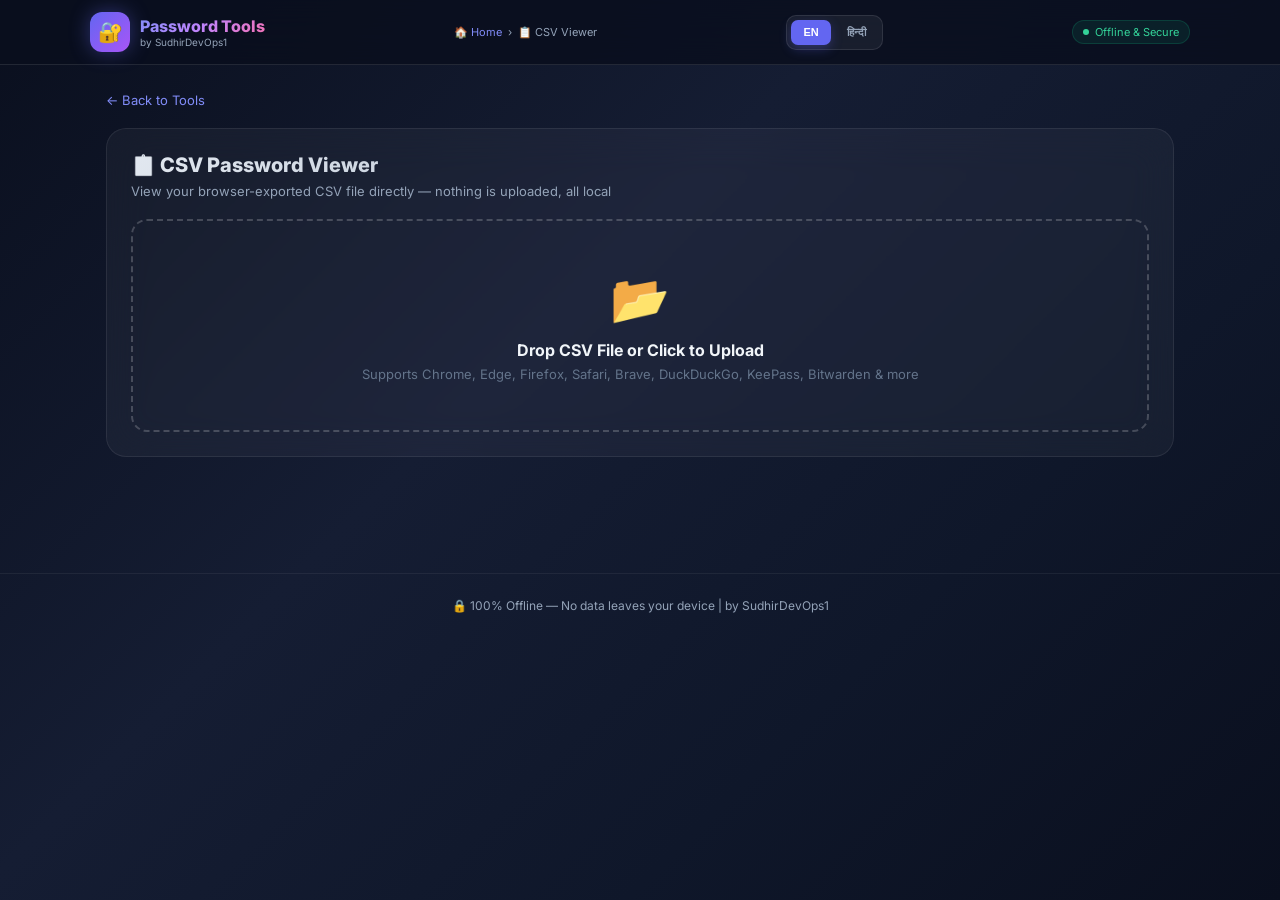
<file: csvviewer.html>
<!DOCTYPE html>
<html lang="en">

<head>
    <meta charset="UTF-8">
    <meta name="viewport" content="width=device-width,initial-scale=1">
    <title>CSV Viewer — by SudhirDevOps1</title>
    <link rel="stylesheet" href="shared.css">
    <style>
        .drop-zone {
            border: 2px dashed rgba(255, 255, 255, .2);
            border-radius: 16px;
            padding: 48px 24px;
            text-align: center;
            cursor: pointer;
            transition: all .3s;
        }

        .drop-zone:hover,
        .drop-zone.over {
            border-color: #6366f1;
            background: rgba(99, 102, 241, .08);
        }

        .col-badge {
            display: inline-flex;
            align-items: center;
            gap: 4px;
            padding: 3px 10px;
            border-radius: 999px;
            font-size: 11px;
            font-weight: 600;
            background: rgba(99, 102, 241, .2);
            color: #818cf8;
            margin: 2px;
        }
    </style>
</head>

<body>
    <header class="site-header">
        <div class="inner">
            <a href="index.html" class="logo">
                <div class="logo-icon">🔐</div>
                <div>
                    <div class="logo-title">Password Tools</div>
                    <div class="logo-sub">by SudhirDevOps1</div>
                </div>
            </a>
            <div class="breadcrumb">
                <a href="index.html" data-i18n="navHome">🏠 Home</a> › <span data-i18n="navCSV">📋 CSV Viewer</span>
            </div>
            <div class="lang-toggle">
                <button class="lang-btn" id="btn-en" onclick="setLang('en')">EN</button>
                <button class="lang-btn" id="btn-hi" onclick="setLang('hi')">हिन्दी</button>
            </div>
            <div class="badge-secure"><span class="pulse"></span><span data-i18n="badgeSecure">Offline & Secure</span>
            </div>
        </div>
    </header>
    <main>
        <a href="index.html" class="back-link" data-i18n="backHome">← Back to Tools</a>

        <div class="card fade-up" style="margin-bottom:20px">
            <div class="section-title" data-i18n="toolTitle">📋 CSV Password Viewer</div>
            <div class="section-sub" data-i18n="toolSub">View your browser-exported CSV file directly — nothing is
                uploaded, all local</div>

            <div class="drop-zone" id="dropZone" onclick="document.getElementById('csvInput').click()">
                <div style="font-size:48px;margin-bottom:12px">📂</div>
                <div style="font-size:16px;font-weight:700;margin-bottom:6px" data-i18n="dropTitle">Drop CSV File or
                    Click to Upload</div>
                <div style="font-size:13px;color:#64748b" data-i18n="dropDesc">Supports Chrome, Edge, Firefox, Safari,
                    Brave, DuckDuckGo, KeePass, Bitwarden & more</div>
                <input type="file" id="csvInput" accept=".csv,.txt" style="display:none">
            </div>
        </div>

        <div id="mainSection" style="display:none">
            <!-- File Info -->
            <div class="card fade-up"
                style="margin-bottom:16px;background:rgba(16,185,129,.06);border-color:rgba(16,185,129,.2)">
                <div style="display:flex;align-items:center;justify-content:space-between;flex-wrap:wrap;gap:10px">
                    <div style="display:flex;align-items:center;gap:12px">
                        <span style="font-size:28px">✅</span>
                        <div>
                            <div id="fileName" style="font-weight:700;color:#34d399"></div>
                            <div id="fileStats" style="font-size:12px;color:#64748b;margin-top:2px"></div>
                        </div>
                    </div>
                    <button class="btn btn-outline btn-sm" onclick="clearFile()" data-i18n="btnClear">✕ Clear</button>
                </div>
            </div>

            <!-- Controls -->
            <div class="card fade-up" style="margin-bottom:16px">
                <div style="display:grid;grid-template-columns:1fr 1fr auto;gap:12px;align-items:end;flex-wrap:wrap">
                    <div><label class="input-label" data-i18n="labelSearch">🔍 Search</label><input type="text"
                            id="searchInput" class="inp" data-i18n-placeholder="placeholderSearch"
                            placeholder="Search any field…" oninput="filterTable()"></div>
                    <div><label class="input-label" data-i18n="labelView">👁️ Passwords</label>
                        <select id="maskMode" class="inp" onchange="renderTable()">
                            <option value="show" data-i18n="optShow">🔓 Show All</option>
                            <option value="mask" data-i18n="optMask">🔒 Masked (••••)</option>
                            <option value="partial" data-i18n="optPartial">🔑 Partial (ab••)</option>
                        </select>
                    </div>
                    <button class="btn btn-outline btn-sm" onclick="toggleAll()" id="visToggle"
                        data-i18n="btnHideAll">🙈 Hide All</button>
                </div>
            </div>

            <!-- Table -->
            <div class="card fade-up" style="margin-bottom:16px">
                <div
                    style="display:flex;align-items:center;justify-content:space-between;margin-bottom:14px;flex-wrap:wrap;gap:8px">
                    <div style="font-weight:700">📊 <span id="rowLabel">0 entries</span></div>
                    <div style="display:flex;gap:8px;flex-wrap:wrap">
                        <button class="btn btn-success btn-sm" onclick="exportFiltered('json')" data-i18n="btnJSON">📦
                            JSON</button>
                        <button class="btn btn-outline btn-sm" onclick="exportFiltered('txt')" data-i18n="btnTXT">📝
                            TXT</button>
                    </div>
                </div>
                <div class="tbl-wrap">
                    <table class="tbl">
                        <thead>
                            <tr id="tableHead"></tr>
                        </thead>
                        <tbody id="tableBody"></tbody>
                    </table>
                </div>
                <div
                    style="display:flex;align-items:center;justify-content:space-between;margin-top:12px;font-size:13px;color:#64748b">
                    <span id="pageInfo"></span>
                    <div style="display:flex;gap:8px">
                        <button class="btn btn-outline btn-sm" onclick="prevPage()" id="prevBtn" data-i18n="btnPrev">←
                            Prev</button>
                        <button class="btn btn-outline btn-sm" onclick="nextPage()" id="nextBtn"
                            data-i18n="btnNext">Next →</button>
                    </div>
                </div>
            </div>
        </div>
    </main>
    <footer class="site-footer" data-i18n="footerText">🔒 100% Offline — No data leaves your device | by <strong
            style="color:#818cf8">SudhirDevOps1</strong></footer>
    <div id="toast-container"></div>
    <script>
        const i18n = {
            en: {
                navHome: '🏠 Home', navCSV: '📋 CSV Viewer', badgeSecure: 'Offline & Secure',
                backHome: '← Back to Tools', toolTitle: '📋 CSV Password Viewer',
                toolSub: 'View your browser-exported CSV file directly — nothing is uploaded, all local',
                dropTitle: 'Drop CSV File or Click to Upload',
                dropDesc: 'Supports Chrome, Edge, Firefox, Safari, Brave, DuckDuckGo, KeePass, Bitwarden & more',
                btnClear: '✕ Clear', labelSearch: '🔍 Search', placeholderSearch: 'Search any field…',
                labelView: '👁️ Passwords', optShow: '🔓 Show All', optMask: '🔒 Masked (••••)',
                optPartial: '🔑 Partial (ab••)', btnHideAll: '🙈 Hide All', btnShowAll: '👁️ Show All',
                btnJSON: '📦 JSON', btnTXT: '📝 TXT', btnPrev: '← Prev', btnNext: 'Next →',
                footerText: '🔒 100% Offline — No data leaves your device | by SudhirDevOps1',
                toastNoData: 'No data found in CSV', toastLoaded: '✅ {n} entries loaded',
                toastExported: '✅ Exported!', entries: '{n} entries', noResults: 'No results',
                pageInfo: 'Page {c} of {t}', stats: '{n} entries · {s} KB · {c} columns'
            },
            hi: {
                navHome: '🏠 होम', navCSV: '📋 CSV व्यूअर', badgeSecure: 'ऑफलाइन और सुरक्षित',
                backHome: '← टूल्स पर वापस जाएं', toolTitle: '📋 CSV पासवर्ड व्यूअर',
                toolSub: 'अपनी ब्राउज़र-निर्यातित CSV फ़ाइल सीधे देखें — कुछ भी अपलोड नहीं किया गया है, सब स्थानीय है',
                dropTitle: 'CSV फ़ाइल छोड़ें या अपलोड करने के लिए क्लिक करें',
                dropDesc: 'Chrome, Edge, Firefox, Safari, Brave, DuckDuckGo, KeePass, Bitwarden और अन्य को सपोर्ट करता है',
                btnClear: '✕ साफ़ करें', labelSearch: '🔍 खोजें', placeholderSearch: 'किसी भी फ़ील्ड में खोजें…',
                labelView: '👁️ पासवर्ड', optShow: '🔓 सभी दिखाएं', optMask: '🔒 मास्क किया हुआ (••••)',
                optPartial: '🔑 आंशिक (ab••)', btnHideAll: '🙈 सभी छिपाएं', btnShowAll: '👁️ सभी दिखाएं',
                btnJSON: '📦 JSON', btnTXT: '📝 TXT', btnPrev: '← पिछला', btnNext: 'अगला →',
                footerText: '🔒 100% ऑफलाइन — आपके डिवाइस से कोई डेटा बाहर नहीं जाता है | SudhirDevOps1 द्वारा',
                toastNoData: 'CSV में कोई डेटा नहीं मिला', toastLoaded: '✅ {n} प्रविष्टियां लोड की गईं',
                toastExported: '✅ निर्यात किया गया!', entries: '{n} प्रविष्टियां', noResults: 'कोई परिणाम नहीं',
                pageInfo: 'पृष्ठ {c} का {t}', stats: '{n} प्रविष्टियां · {s} KB · {c} कॉलम'
            }
        };

        let currentLang = localStorage.getItem('appLang') || 'en';

        function T(key) {
            return (i18n[currentLang] && i18n[currentLang][key]) || (i18n['en'][key]) || key;
        }

        function applyLanguage() {
            document.querySelectorAll('[data-i18n]').forEach(el => {
                const key = el.getAttribute('data-i18n');
                el.innerHTML = T(key);
            });
            document.querySelectorAll('[data-i18n-placeholder]').forEach(el => {
                el.placeholder = T(el.getAttribute('data-i18n-placeholder'));
            });
            document.body.className = 'lang-' + currentLang;
            document.querySelectorAll('.lang-btn').forEach(b => b.classList.remove('active'));
            const activeBtn = document.getElementById('btn-' + currentLang);
            if (activeBtn) activeBtn.classList.add('active');

            if (allData.length) {
                const total = filtered.length;
                const totalPages = Math.max(1, Math.ceil(total / PAGE));
                document.getElementById('rowLabel').textContent = T('entries').replace('{n}', total);
                document.getElementById('pageInfo').textContent = T('pageInfo').replace('{c}', currentPage).replace('{t}', totalPages);
                const visBtn = document.getElementById('visToggle');
                const mode = document.getElementById('maskMode').value;
                visBtn.textContent = mode === 'show' ? T('btnHideAll') : T('btnShowAll');
            }
        }

        function setLang(lang) {
            currentLang = lang;
            localStorage.setItem('appLang', currentLang);
            applyLanguage();
            if (allData.length) renderTable();
        }

        let allData = [], headers = [], filtered = [], currentPage = 1;
        const PAGE = 50;
        const dz = document.getElementById('dropZone');
        dz.addEventListener('dragover', e => { e.preventDefault(); dz.classList.add('over'); });
        dz.addEventListener('dragleave', () => dz.classList.remove('over'));
        dz.addEventListener('drop', e => { e.preventDefault(); dz.classList.remove('over'); const f = e.dataTransfer.files[0]; if (f) loadFile(f); });
        document.getElementById('csvInput').addEventListener('change', e => { if (e.target.files[0]) loadFile(e.target.files[0]); });

        function loadFile(file) {
            const r = new FileReader();
            r.onload = e => {
                try { parseCSV(e.target.result, file); } catch (err) { showToast('Error: ' + err.message, 'error'); }
            }; r.readAsText(file, 'UTF-8');
        }
        function parseCSV(text, file) {
            const lines = text.replace(/\r\n/g, '\n').replace(/\r/g, '\n').split('\n').filter(l => l.trim());
            if (lines.length < 2) { showToast(T('toastNoData'), 'error'); return; }
            headers = parseCSVLine(lines[0]);
            allData = [];
            for (let i = 1; i < lines.length; i++) {
                const vals = parseCSVLine(lines[i]);
                if (vals.some(v => v.trim())) {
                    const row = {}; headers.forEach((h, idx) => { row[h] = vals[idx] || ''; });
                    allData.push(row);
                }
            }
            filtered = [...allData];
            document.getElementById('mainSection').style.display = 'block';
            document.getElementById('fileName').textContent = file.name;
            document.getElementById('fileStats').textContent = T('stats')
                .replace('{n}', allData.length)
                .replace('{s}', (file.size / 1024).toFixed(1))
                .replace('{c}', headers.length);
            renderHead(); renderTable();
            showToast(T('toastLoaded').replace('{n}', allData.length), 'success');
        }
        function parseCSVLine(line) {
            const r = []; let cur = ''; let inQ = false;
            for (let i = 0; i < line.length; i++) {
                const c = line[i];
                if (c === '"') { if (inQ && line[i + 1] === '"') { cur += '"'; i++; } else inQ = !inQ; }
                else if (c === ',' && !inQ) { r.push(cur); cur = ''; }
                else cur += c;
            } r.push(cur); return r;
        }
        const PWD_COLS = ['password', 'pass', 'login_password', 'pwd', 'secret'];
        function isPwdCol(h) { return PWD_COLS.some(p => h.toLowerCase().includes(p)); }
        function maskPass(v, mode) {
            if (mode === 'mask') return '••••••••';
            if (mode === 'partial') return v.length > 2 ? v.substring(0, 2) + '••••••' : '••••••';
            return v;
        }
        function renderHead() {
            document.getElementById('tableHead').innerHTML =
                `<th>#</th>` + headers.map(h => `<th>${escH(h)}</th>`).join('');
        }
        function renderTable() {
            const mode = document.getElementById('maskMode').value;
            const total = filtered.length;
            const totalPages = Math.max(1, Math.ceil(total / PAGE));
            if (currentPage > totalPages) currentPage = totalPages;
            const start = (currentPage - 1) * PAGE;
            const page = filtered.slice(start, start + PAGE);
            document.getElementById('rowLabel').textContent = T('entries').replace('{n}', total);
            document.getElementById('pageInfo').textContent = T('pageInfo').replace('{c}', currentPage).replace('{t}', totalPages);
            document.getElementById('prevBtn').disabled = currentPage <= 1;
            document.getElementById('nextBtn').disabled = currentPage >= totalPages;
            const tbody = document.getElementById('tableBody');
            if (!page.length) { tbody.innerHTML = `<tr><td colspan="${headers.length + 1}" style="text-align:center;padding:24px;color:#475569">${T('noResults')}</td></tr>`; return; }
            tbody.innerHTML = page.map((row, i) => `<tr><td style="color:#475569">${start + i + 1}</td>${headers.map(h => {
                let v = row[h] || '';
                if (isPwdCol(h) && mode !== 'show') v = maskPass(v, mode);
                return `<td style="max-width:180px;overflow:hidden;text-overflow:ellipsis;white-space:nowrap;${isPwdCol(h) ? 'font-family:monospace;color:#fbbf24' : ''}">${escH(v) || '<span style="color:#374151">—</span>'}</td>`;
            }).join('')}</tr>`).join('');
        }
        function filterTable() {
            const q = document.getElementById('searchInput').value.toLowerCase();
            filtered = q ? allData.filter(r => Object.values(r).some(v => v.toLowerCase().includes(q))) : [...allData];
            currentPage = 1; renderTable();
        }
        function prevPage() { if (currentPage > 1) { currentPage--; renderTable(); } }
        function nextPage() {
            const total = Math.max(1, Math.ceil(filtered.length / PAGE));
            if (currentPage < total) { currentPage++; renderTable(); }
        }
        function toggleAll() {
            const sel = document.getElementById('maskMode');
            sel.value = sel.value === 'show' ? 'mask' : 'show';
            document.getElementById('visToggle').textContent = sel.value === 'show' ? T('btnHideAll') : T('btnShowAll');
            renderTable();
        }
        function exportFiltered(type) {
            const mode = document.getElementById('maskMode').value;
            if (type === 'json') {
                const out = filtered.map(r => {
                    const n = {}; headers.forEach(h => { n[h] = (isPwdCol(h) && mode !== 'show') ? maskPass(r[h], mode) : r[h]; }); return n;
                });
                dl(JSON.stringify({ total: filtered.length, data: out }, null, 2), 'passwords_export.json', 'application/json');
            } else {
                let txt = `PASSWORD EXPORT — ${filtered.length} entries\nby SudhirDevOps1\n${'─'.repeat(60)}\n\n`;
                filtered.forEach((r, i) => {
                    txt += `[${i + 1}]\n`;
                    headers.forEach(h => {
                        const v = (isPwdCol(h) && mode !== 'show') ? maskPass(r[h], mode) : r[h];
                        txt += `  ${h}: ${v || '—'}\n`;
                    }); txt += '\n';
                });
                dl(txt, 'passwords_export.txt', 'text/plain');
            }
            showToast(T('toastExported'), 'success');
        }
        function dl(content, name, type) {
            const a = document.createElement('a'); a.href = URL.createObjectURL(new Blob([content], { type })); a.download = name; a.click();
        }
        function clearFile() {
            allData = []; headers = []; filtered = [];
            document.getElementById('mainSection').style.display = 'none';
            document.getElementById('csvInput').value = '';
        }
        function escH(s) { const d = document.createElement('div'); d.textContent = s; return d.innerHTML; }
        function showToast(msg, type = 'success') {
            const c = document.getElementById('toast-container'); const t = document.createElement('div');
            t.className = `toast ${type}`; t.textContent = msg; c.appendChild(t);
            setTimeout(() => { t.style.opacity = '0'; t.style.transition = 'all .3s'; setTimeout(() => t.remove(), 300); }, 2800);
        }

        applyLanguage();
    </script>
</body>

</html>
</file>
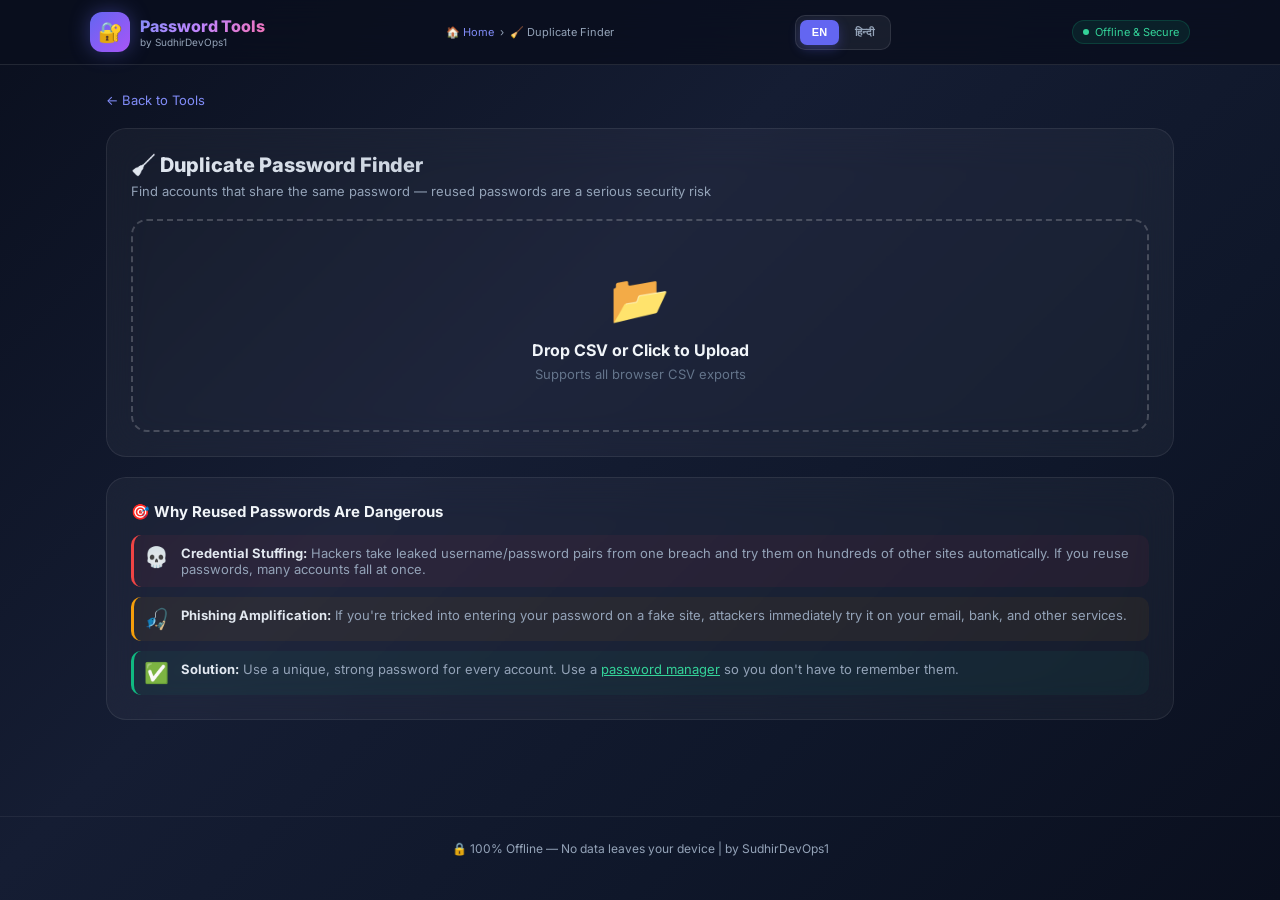
<file: duplicates.html>
<!DOCTYPE html>
<html lang="en">

<head>
    <meta charset="UTF-8">
    <meta name="viewport" content="width=device-width,initial-scale=1">
    <title>Duplicate Password Finder — by SudhirDevOps1</title>
    <link rel="stylesheet" href="shared.css">
    <style>
        .drop-zone {
            border: 2px dashed rgba(255, 255, 255, .2);
            border-radius: 16px;
            padding: 48px 24px;
            text-align: center;
            cursor: pointer;
            transition: all .3s;
        }

        .drop-zone:hover,
        .drop-zone.over {
            border-color: #f43f5e;
            background: rgba(244, 63, 94, .05);
        }

        .dup-group {
            border: 1px solid rgba(244, 63, 94, .3);
            border-radius: 12px;
            margin-bottom: 12px;
            overflow: hidden;
        }

        .dup-header {
            background: rgba(244, 63, 94, .12);
            padding: 12px 16px;
            font-weight: 700;
            font-size: 13px;
            color: #fb7185;
            display: flex;
            align-items: center;
            justify-content: space-between;
        }

        .dup-row {
            padding: 10px 16px;
            border-top: 1px solid rgba(255, 255, 255, .06);
            font-size: 13px;
            display: flex;
            align-items: center;
            gap: 8px;
        }
    </style>
</head>

<body>
    <header class="site-header">
        <div class="inner">
            <a href="index.html" class="logo">
                <div class="logo-icon">🔐</div>
                <div>
                    <div class="logo-title">Password Tools</div>
                    <div class="logo-sub">by SudhirDevOps1</div>
                </div>
            </a>
            <div class="breadcrumb">
                <a href="index.html" data-i18n="navHome">🏠 Home</a> › <span data-i18n="navDuplicates">🧹 Duplicate
                    Finder</span>
            </div>
            <div class="lang-toggle">
                <button class="lang-btn" id="btn-en" onclick="setLang('en')">EN</button>
                <button class="lang-btn" id="btn-hi" onclick="setLang('hi')">हिन्दी</button>
            </div>
            <div class="badge-secure"><span class="pulse"></span><span data-i18n="badgeSecure">Offline & Secure</span>
            </div>
        </div>
    </header>
    <main>
        <a href="index.html" class="back-link" data-i18n="backHome">← Back to Tools</a>

        <div class="card fade-up" style="margin-bottom:20px">
            <div class="section-title" data-i18n="toolTitle">🧹 Duplicate Password Finder</div>
            <div class="section-sub" data-i18n="toolSub">Find accounts that share the same password — reused passwords
                are a serious security risk</div>
            <div class="drop-zone" id="dropZone" onclick="document.getElementById('csvInput').click()">
                <div style="font-size:48px;margin-bottom:12px">📂</div>
                <div style="font-size:16px;font-weight:700;margin-bottom:6px" data-i18n="dropTitle">Drop CSV or Click to
                    Upload</div>
                <div style="font-size:13px;color:#64748b" data-i18n="dropDesc">Supports all browser CSV exports</div>
                <input type="file" id="csvInput" accept=".csv,.txt" style="display:none">
            </div>
        </div>

        <div id="results" style="display:none">
            <!-- Stats -->
            <div class="grid-3 fade-up" style="margin-bottom:20px">
                <div class="card card-sm" style="text-align:center">
                    <div style="font-size:32px;font-weight:900;color:#818cf8" id="totalCount">0</div>
                    <div style="font-size:12px;color:#64748b;margin-top:4px" data-i18n="statTotal">Total Passwords</div>
                </div>
                <div class="card card-sm"
                    style="text-align:center;border-color:rgba(244,63,94,.3);background:rgba(244,63,94,.06)">
                    <div style="font-size:32px;font-weight:900;color:#fb7185" id="dupCount">0</div>
                    <div style="font-size:12px;color:#64748b;margin-top:4px" data-i18n="statGroups">Duplicate Groups
                    </div>
                </div>
                <div class="card card-sm"
                    style="text-align:center;border-color:rgba(245,158,11,.3);background:rgba(245,158,11,.06)">
                    <div style="font-size:32px;font-weight:900;color:#fbbf24" id="affectedCount">0</div>
                    <div style="font-size:12px;color:#64748b;margin-top:4px" data-i18n="statAffected">Accounts Affected
                    </div>
                </div>
            </div>

            <!-- Duplicate Groups -->
            <div class="card fade-up">
                <div
                    style="display:flex;align-items:center;justify-content:space-between;margin-bottom:16px;flex-wrap:wrap;gap:8px">
                    <div style="font-weight:700;font-size:15px" data-i18n="resTitle">⚠️ Duplicate Password Groups</div>
                    <button class="btn btn-outline btn-sm" onclick="clearData()" data-i18n="btnClear">✕ Clear</button>
                </div>
                <div id="dupList"></div>
            </div>
        </div>

        <!-- Why duplicates are bad -->
        <div class="card fade-up" style="margin-top:20px">
            <div style="font-size:15px;font-weight:700;margin-bottom:14px" data-i18n="whyTitle">🎯 Why Reused Passwords
                Are Dangerous</div>
            <div style="display:flex;flex-direction:column;gap:10px">
                <div
                    style="display:flex;gap:12px;padding:10px;background:rgba(244,63,94,.06);border-radius:10px;border-left:3px solid #ef4444">
                    <span style="font-size:20px">💀</span>
                    <div style="font-size:13px;color:#94a3b8" data-i18n="why1"><strong style="color:#e2e8f0">Credential
                            Stuffing:</strong> Hackers take leaked username/password pairs from one breach and try them
                        on hundreds of other sites automatically. If you reuse passwords, many accounts fall at once.
                    </div>
                </div>
                <div
                    style="display:flex;gap:12px;padding:10px;background:rgba(245,158,11,.06);border-radius:10px;border-left:3px solid #f59e0b">
                    <span style="font-size:20px">🎣</span>
                    <div style="font-size:13px;color:#94a3b8" data-i18n="why2"><strong style="color:#e2e8f0">Phishing
                            Amplification:</strong> If you're tricked into entering your password on a fake site,
                        attackers immediately try it on your email, bank, and other services.</div>
                </div>
                <div
                    style="display:flex;gap:12px;padding:10px;background:rgba(16,185,129,.06);border-radius:10px;border-left:3px solid #10b981">
                    <span style="font-size:20px">✅</span>
                    <div style="font-size:13px;color:#94a3b8" data-i18n="why3"><strong
                            style="color:#e2e8f0">Solution:</strong> Use a unique, strong password for every account.
                        Use a <a href="https://keepass.info" target="_blank" style="color:#34d399">password manager</a>
                        so you don't have to remember them.</div>
                </div>
            </div>
        </div>
    </main>
    <footer class="site-footer" data-i18n="footerText">🔒 100% Offline — No data leaves your device | by <strong
            style="color:#818cf8">SudhirDevOps1</strong></footer>
    <div id="toast-container"></div>
    <script>
        const i18n = {
            en: {
                navHome: '🏠 Home', navDuplicates: '🧹 Duplicate Finder', badgeSecure: 'Offline & Secure',
                backHome: '← Back to Tools', toolTitle: '🧹 Duplicate Password Finder',
                toolSub: 'Find accounts that share the same password — reused passwords are a serious security risk',
                dropTitle: 'Drop CSV or Click to Upload', dropDesc: 'Supports all browser CSV exports',
                statTotal: 'Total Passwords', statGroups: 'Duplicate Groups', statAffected: 'Accounts Affected',
                resTitle: '⚠️ Duplicate Password Groups', btnClear: '✕ Clear',
                whyTitle: '🎯 Why Reused Passwords Are Dangerous',
                why1: '<strong style="color:#e2e8f0">Credential Stuffing:</strong> Hackers take leaked username/password pairs from one breach and try them on hundreds of other sites automatically. If you reuse passwords, many accounts fall at once.',
                why2: '<strong style="color:#e2e8f0">Phishing Amplification:</strong> If you\'re tricked into entering your password on a fake site, attackers immediately try it on your email, bank, and other services.',
                why3: '<strong style="color:#e2e8f0">Solution:</strong> Use a unique, strong password for every account. Use a <a href="https://keepass.info" target="_blank" style="color:#34d399">password manager</a> so you don\'t have to remember them.',
                footerText: '🔒 100% Offline — No data leaves your device | by SudhirDevOps1',
                toastNoData: 'No data', toastNoDups: '🎉 No duplicates found!',
                toastFound: '⚠️ Found {n} duplicate groups',
                msgNoDups: '🎉 Great! No duplicate passwords found!',
                groupLabel: '🔑 Group {n} — Password used on {c} accounts'
            },
            hi: {
                navHome: '🏠 होम', navDuplicates: '🧹 डुप्लीकेट फाइंडर', badgeSecure: 'ऑफलाइन और सुरक्षित',
                backHome: '← टूल्स पर वापस जाएं', toolTitle: '🧹 डुप्लीकेट पासवर्ड फाइंडर',
                toolSub: 'उन खातों को खोजें जो एक ही पासवर्ड साझा करते हैं — पुन: उपयोग किए गए पासवर्ड एक गंभीर सुरक्षा जोखिम हैं',
                dropTitle: 'CSV छोड़ें या अपलोड करने के लिए क्लिक करें', dropDesc: 'सभी ब्राउज़र CSV निर्यात का समर्थन करता है',
                statTotal: 'कुल पासवर्ड', statGroups: 'डुप्लीकेट समूह', statAffected: 'प्रभावित खाते',
                resTitle: '⚠️ डुप्लीकेट पासवर्ड समूह', btnClear: '✕ साफ़ करें',
                whyTitle: '🎯 पुन: उपयोग किए गए पासवर्ड खतरनाक क्यों हैं',
                why1: '<strong style="color:#e2e8f0">क्रेडेंशियल स्टफिंग:</strong> हैकर्स एक ब्रीच से लीक हुए यूजरनेम/पासवर्ड जोड़े लेते हैं और उन्हें सैकड़ों अन्य साइटों पर स्वचालित रूप से आज़माते हैं। यदि आप पासवर्ड का पुन: उपयोग करते हैं, तो कई खाते एक साथ गिर जाते हैं।',
                why2: '<strong style="color:#e2e8f0">फ़िशिंग प्रवर्धन:</strong> यदि आपको किसी नकली साइट पर अपना पासवर्ड दर्ज करने के लिए फंसाया जाता है, तो हमलावर तुरंत इसे आपके ईमेल, बैंक और अन्य सेवाओं पर आज़माते हैं।',
                why3: '<strong style="color:#e2e8f0">समाधान:</strong> प्रत्येक खाते के लिए एक विशिष्ट, मजबूत पासवर्ड का उपयोग करें। <a href="https://keepass.info" target="_blank" style="color:#34d399">पासवर्ड मैनेजर</a> का उपयोग करें ताकि आपको उन्हें याद न रखना पड़े।',
                footerText: '🔒 100% ऑफलाइन — आपके डिवाइस से कोई डेटा बाहर नहीं जाता है | SudhirDevOps1 द्वारा',
                toastNoData: 'कोई डेटा नहीं', toastNoDups: '🎉 बहुत बढ़िया! कोई डुप्लीकेट पासवर्ड नहीं मिला!',
                toastFound: '⚠️ {n} डुप्लीकेट समूह मिले',
                msgNoDups: '🎉 बहुत बढ़िया! कोई डुप्लीकेट पासवर्ड नहीं मिला!',
                groupLabel: '🔑 समूह {n} — पासवर्ड {c} खातों पर उपयोग किया गया'
            }
        };

        let currentLang = localStorage.getItem('appLang') || 'en';

        function T(key) {
            return (i18n[currentLang] && i18n[currentLang][key]) || (i18n['en'][key]) || key;
        }

        function applyLanguage() {
            document.querySelectorAll('[data-i18n]').forEach(el => {
                const key = el.getAttribute('data-i18n');
                el.innerHTML = T(key);
            });
            document.body.className = 'lang-' + currentLang;
            document.querySelectorAll('.lang-btn').forEach(b => b.classList.remove('active'));
            const activeBtn = document.getElementById('btn-' + currentLang);
            if (activeBtn) activeBtn.classList.add('active');

            if (allData.length) findDuplicates();
        }

        function setLang(lang) {
            currentLang = lang;
            localStorage.setItem('appLang', currentLang);
            applyLanguage();
        }

        let allData = [];
        const dz = document.getElementById('dropZone');
        dz.addEventListener('dragover', e => { e.preventDefault(); dz.classList.add('over'); });
        dz.addEventListener('dragleave', () => dz.classList.remove('over'));
        dz.addEventListener('drop', e => { e.preventDefault(); dz.classList.remove('over'); const f = e.dataTransfer.files[0]; if (f) loadFile(f); });
        document.getElementById('csvInput').addEventListener('change', e => { if (e.target.files[0]) loadFile(e.target.files[0]); });
        function loadFile(f) { const r = new FileReader(); r.onload = e => { parse(e.target.result); }; r.readAsText(f, 'UTF-8'); }
        function parseCSVLine(l) { const r = []; let c = ''; let q = false; for (let i = 0; i < l.length; i++) { const ch = l[i]; if (ch === '"') { if (q && l[i + 1] === '"') { c += '"'; i++; } else q = !q; } else if (ch === ',' && !q) { r.push(c); c = ''; } else c += ch; } r.push(c); return r; }
        function parse(text) {
            const lines = text.replace(/\r\n/g, '\n').replace(/\r/g, '\n').split('\n').filter(l => l.trim());
            if (lines.length < 2) { showToast(T('toastNoData'), 'error'); return; }
            const headers = parseCSVLine(lines[0]);
            allData = [];
            const PWD = ['password', 'pass', 'login_password', 'pwd', 'secret'];
            const URL_K = ['url', 'origin', 'hostname', 'website', 'login_uri', 'site'];
            const USR_K = ['username', 'login', 'user', 'email', 'login_username', 'id'];
            const NAM_K = ['name', 'title', 'website', 'origin', 'login_name'];
            function get(row, keys) { for (const k of keys) { for (const h of headers) { if (h.toLowerCase().includes(k)) return row[h] || ''; } } return ''; }
            for (let i = 1; i < lines.length; i++) {
                const vals = parseCSVLine(lines[i]);
                if (vals.some(v => v.trim())) {
                    const row = {}; headers.forEach((h, idx) => { row[h] = vals[idx] || ''; });
                    const pw = get(row, PWD);
                    if (pw) allData.push({ name: get(row, NAM_K) || get(row, URL_K), url: get(row, URL_K), user: get(row, USR_K), pass: pw });
                }
            }
            findDuplicates();
        }
        function findDuplicates() {
            const groups = {};
            allData.forEach(e => { if (!groups[e.pass]) groups[e.pass] = []; groups[e.pass].push(e); });
            const dupGroups = Object.entries(groups).filter(([, v]) => v.length > 1).sort((a, b) => b[1].length - a[1].length);
            document.getElementById('results').style.display = 'block';
            document.getElementById('totalCount').textContent = allData.length;
            document.getElementById('dupCount').textContent = dupGroups.length;
            document.getElementById('affectedCount').textContent = dupGroups.reduce((s, [, v]) => s + v.length, 0);
            if (!dupGroups.length) {
                document.getElementById('dupList').innerHTML = `<div style="text-align:center;padding:32px;font-size:15px;color:#34d399">${T('msgNoDups')}</div>`;
                return;
            }
            document.getElementById('dupList').innerHTML = dupGroups.map(([pass, entries], gi) => `
    <div class="dup-group">
      <div class="dup-header">
        <span>${T('groupLabel').replace('{n}', gi + 1).replace('{c}', entries.length)}</span>
        <span style="font-family:monospace;font-size:12px;color:#fbbf24">${pass.substring(0, 4)}${'•'.repeat(Math.max(0, pass.length - 4))}</span>
      </div>
      ${entries.map(e => `<div class="dup-row">
        <span style="font-size:16px">⚠️</span>
        <div style="flex:1">
          <div style="font-weight:600">${escH(e.name) || escH(e.url) || 'Unknown'}</div>
          <div style="font-size:12px;color:#64748b">${escH(e.user)} · ${escH(e.url)}</div>
        </div>
      </div>`).join('')}
    </div>`).join('');
        }
        function clearData() { allData = []; document.getElementById('results').style.display = 'none'; document.getElementById('csvInput').value = ''; }
        function escH(s) { const d = document.createElement('div'); d.textContent = s; return d.innerHTML; }
        function showToast(msg, type = 'success') { const c = document.getElementById('toast-container'); const t = document.createElement('div'); t.className = `toast ${type}`; t.textContent = msg; c.appendChild(t); setTimeout(() => { t.style.opacity = '0'; t.style.transition = 'all .3s'; setTimeout(() => t.remove(), 300); }, 2800); }

        applyLanguage();
    </script>
</body>

</html>
</file>
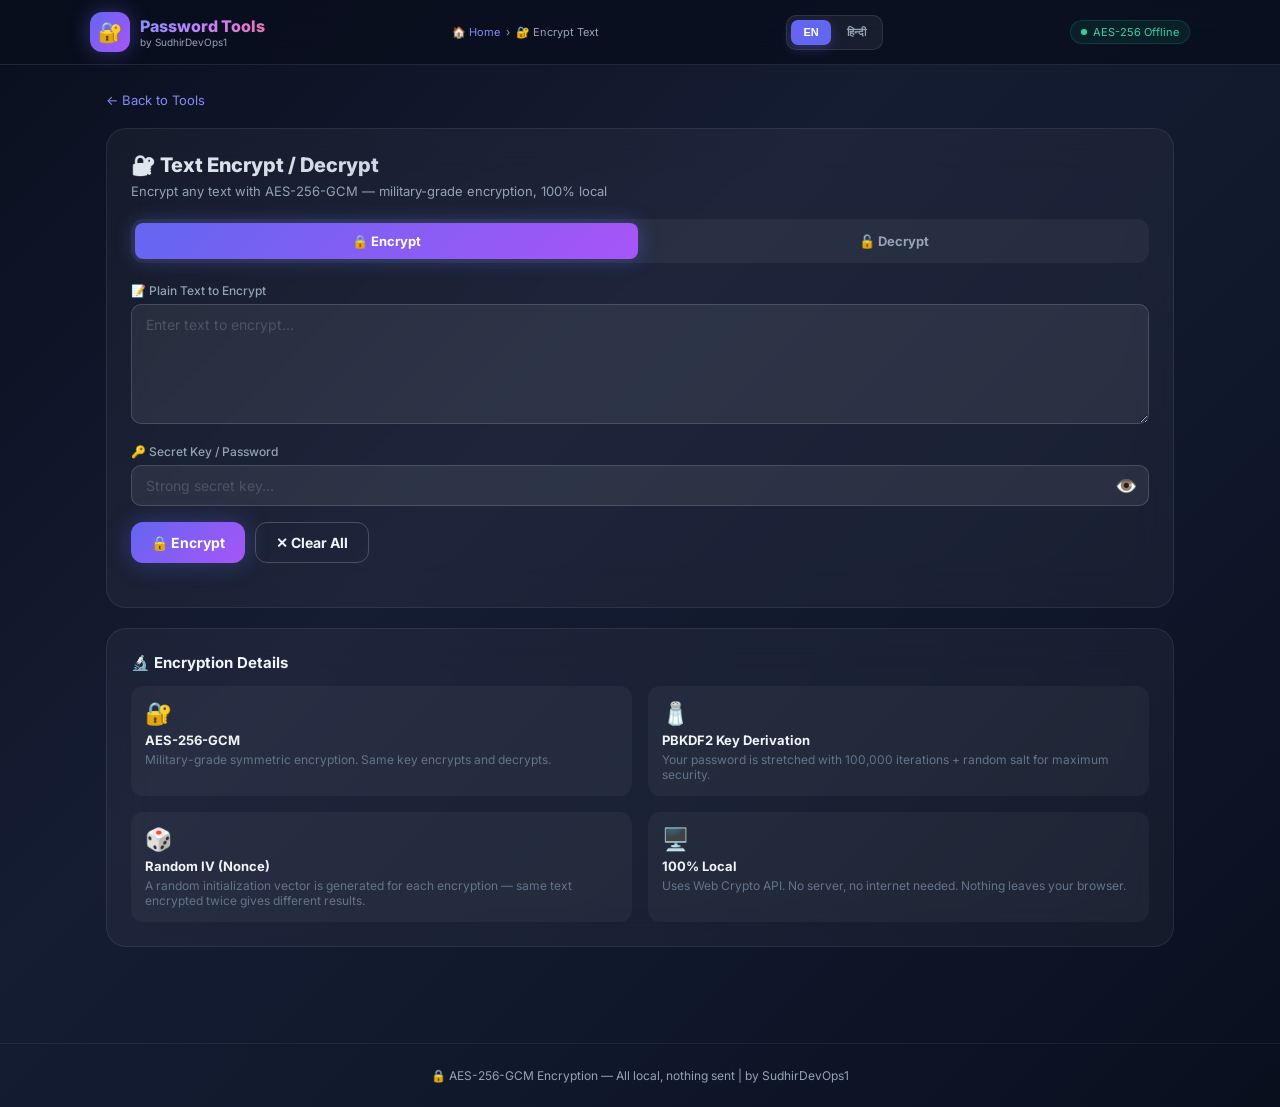
<file: encrypt.html>
<!DOCTYPE html>
<html lang="en">

<head>
    <meta charset="UTF-8">
    <meta name="viewport" content="width=device-width,initial-scale=1">
    <title>Text Encryptor — by SudhirDevOps1</title>
    <link rel="stylesheet" href="shared.css">
    <style>
        .mode-toggle {
            display: flex;
            background: rgba(255, 255, 255, .05);
            border-radius: 12px;
            padding: 4px;
            margin-bottom: 20px;
            gap: 4px;
        }

        .mode-btn {
            flex: 1;
            padding: 10px;
            border-radius: 8px;
            border: none;
            cursor: pointer;
            font-weight: 700;
            font-size: 13px;
            font-family: 'Inter', sans-serif;
            transition: all .25s;
            color: #94a3b8;
            background: none;
        }

        .mode-btn.active {
            background: linear-gradient(135deg, #6366f1, #a855f7);
            color: #fff;
            box-shadow: 0 0 20px rgba(99, 102, 241, .4);
        }

        textarea.inp {
            min-height: 120px;
            resize: vertical;
        }
    </style>
</head>

<body>
    <header class="site-header">
        <div class="inner">
            <a href="index.html" class="logo">
                <div class="logo-icon">🔐</div>
                <div>
                    <div class="logo-title">Password Tools</div>
                    <div class="logo-sub">by SudhirDevOps1</div>
                </div>
            </a>
            <div class="breadcrumb">
                <a href="index.html" data-i18n="navHome">🏠 Home</a> › <span data-i18n="navEncrypt">🔐 Encrypt
                    Text</span>
            </div>
            <div class="lang-toggle">
                <button class="lang-btn" id="btn-en" onclick="setLang('en')">EN</button>
                <button class="lang-btn" id="btn-hi" onclick="setLang('hi')">हिन्दी</button>
            </div>
            <div class="badge-secure"><span class="pulse"></span><span data-i18n="badgeSecure">AES-256 Offline</span>
            </div>
        </div>
    </header>
    <main>
        <a href="index.html" class="back-link" data-i18n="backHome">← Back to Tools</a>

        <div class="card fade-up" style="margin-bottom:20px">
            <div class="section-title" data-i18n="toolTitle">🔐 Text Encrypt / Decrypt</div>
            <div class="section-sub" data-i18n="toolSub">Encrypt any text with AES-256-GCM — military-grade encryption,
                100% local</div>

            <div class="mode-toggle">
                <button class="mode-btn active" id="encBtn" onclick="setMode('enc')" data-i18n="btnModeEnc">🔒
                    Encrypt</button>
                <button class="mode-btn" id="decBtn" onclick="setMode('dec')" data-i18n="btnModeDec">🔓 Decrypt</button>
            </div>

            <div class="input-group">
                <label class="input-label" id="inputLabel" data-i18n="labelPlain">📝 Plain Text to Encrypt</label>
                <textarea id="textInput" class="inp" data-i18n-placeholder="placeholderText"
                    placeholder="Enter text to encrypt…"></textarea>
            </div>
            <div class="input-group">
                <label class="input-label" data-i18n="labelKey">🔑 Secret Key / Password</label>
                <div style="position:relative">
                    <input type="password" id="keyInput" class="inp" data-i18n-placeholder="placeholderKey"
                        placeholder="Strong secret key…" style="padding-right:50px">
                    <button onclick="toggleVis()" id="visBtn"
                        style="position:absolute;right:12px;top:50%;transform:translateY(-50%);background:none;border:none;cursor:pointer;font-size:18px;color:#94a3b8">👁️</button>
                </div>
            </div>

            <div style="display:flex;gap:10px;flex-wrap:wrap;margin-bottom:20px">
                <button class="btn btn-primary" onclick="process()" id="processBtn" data-i18n="btnProcess">🔒
                    Encrypt</button>
                <button class="btn btn-outline" onclick="clearAll()" data-i18n="btnClear">✕ Clear All</button>
            </div>

            <div class="input-group" id="outputGroup" style="display:none">
                <div style="display:flex;align-items:center;justify-content:space-between;margin-bottom:6px">
                    <label class="input-label" id="outputLabel" style="margin-bottom:0">🔒 Encrypted Output</label>
                    <div style="display:flex;gap:6px">
                        <button class="copy-btn" onclick="copyOutput()" data-i18n="btnCopy">📋 Copy</button>
                        <button class="copy-btn" onclick="downloadOutput()" data-i18n="btnDownload">⬇️ Download</button>
                    </div>
                </div>
                <div id="outputBox" class="result-box success"
                    style="font-size:12px;word-break:break-all;max-height:200px;overflow-y:auto"></div>
            </div>

            <div id="errorBox" class="result-box error" style="display:none"></div>
        </div>

        <!-- How it works -->
        <div class="card fade-up">
            <div style="font-size:15px;font-weight:700;margin-bottom:14px" data-i18n="detailsTitle">🔬 Encryption
                Details</div>
            <div class="grid-2">
                <div style="background:rgba(255,255,255,.04);border-radius:12px;padding:14px">
                    <div style="font-size:22px;margin-bottom:6px">🔐</div>
                    <div style="font-size:13px;font-weight:700;margin-bottom:4px">AES-256-GCM</div>
                    <div style="font-size:12px;color:#64748b" data-i18n="detAES">Military-grade symmetric encryption.
                        Same key encrypts and decrypts.</div>
                </div>
                <div style="background:rgba(255,255,255,.04);border-radius:12px;padding:14px">
                    <div style="font-size:22px;margin-bottom:6px">🧂</div>
                    <div style="font-size:13px;font-weight:700;margin-bottom:4px" data-i18n="detPBKDF2">PBKDF2 Key
                        Derivation</div>
                    <div style="font-size:12px;color:#64748b" data-i18n="detPBKDF2Desc">Your password is stretched with
                        100,000 iterations + random salt for maximum security.</div>
                </div>
                <div style="background:rgba(255,255,255,.04);border-radius:12px;padding:14px">
                    <div style="font-size:22px;margin-bottom:6px">🎲</div>
                    <div style="font-size:13px;font-weight:700;margin-bottom:4px" data-i18n="detNonce">Random IV (Nonce)
                    </div>
                    <div style="font-size:12px;color:#64748b" data-i18n="detNonceDesc">A random initialization vector is
                        generated for each encryption — same text encrypted twice gives different results.</div>
                </div>
                <div style="background:rgba(255,255,255,.04);border-radius:12px;padding:14px">
                    <div style="font-size:22px;margin-bottom:6px">🖥️</div>
                    <div style="font-size:13px;font-weight:700;margin-bottom:4px" data-i18n="detLocal">100% Local</div>
                    <div style="font-size:12px;color:#64748b" data-i18n="detLocalDesc">Uses Web Crypto API. No server,
                        no internet needed. Nothing leaves your browser.</div>
                </div>
            </div>
        </div>
    </main>
    <footer class="site-footer" data-i18n="footerText">🔒 AES-256-GCM Encryption — All local, nothing sent | by <strong
            style="color:#818cf8">SudhirDevOps1</strong></footer>
    <div id="toast-container"></div>
    <script>
        const i18n = {
            en: {
                navHome: '🏠 Home', navEncrypt: '🔐 Encrypt Text', badgeSecure: 'AES-256 Offline',
                backHome: '← Back to Tools', toolTitle: '🔐 Text Encrypt / Decrypt',
                toolSub: 'Encrypt any text with AES-256-GCM — military-grade encryption, 100% local',
                btnModeEnc: '🔒 Encrypt', btnModeDec: '🔓 Decrypt',
                labelPlain: '📝 Plain Text to Encrypt', labelEnc: '🔒 Encrypted Text to Decrypt',
                placeholderText: 'Enter text to encrypt…', placeholderTextDec: 'Paste encrypted text here…',
                labelKey: '🔑 Secret Key / Password', placeholderKey: 'Strong secret key…',
                btnProcess: '🔒 Encrypt', btnProcessDec: '🔓 Decrypt',
                btnClear: '✕ Clear All', labelOutput: '🔒 Encrypted Output',
                labelOutputB64: '🔒 Encrypted Output (Base64)', labelOutputDec: '📝 Decrypted Output',
                btnCopy: '📋 Copy', btnDownload: '⬇️ Download',
                detailsTitle: '🔬 Encryption Details', detAES: 'Military-grade symmetric encryption. Same key encrypts and decrypts.',
                detPBKDF2: 'PBKDF2 Key Derivation', detPBKDF2Desc: 'Your password is stretched with 100,000 iterations + random salt for maximum security.',
                detNonce: 'Random IV (Nonce)', detNonceDesc: 'A random initialization vector is generated for each encryption — same text encrypted twice gives different results.',
                detLocal: '100% Local', detLocalDesc: 'Uses Web Crypto API. No server, no internet needed. Nothing leaves your browser.',
                footerText: '🔒 AES-256-GCM Encryption — All local, nothing sent | by SudhirDevOps1',
                toastEnterText: 'Enter text first', toastEnterKey: 'Enter a secret key',
                toastEncSuccess: '✅ Encrypted successfully!', toastDecSuccess: '✅ Decrypted successfully!',
                toastCopied: '✅ Copied!', errDec: '❌ Decryption failed — wrong key or invalid ciphertext',
                errEnc: '❌ Encryption failed: '
            },
            hi: {
                navHome: '🏠 होम', navEncrypt: '🔐 टेक्स्ट एन्क्रिप्ट करें', badgeSecure: 'AES-256 ऑफलाइन',
                backHome: '← टूल्स पर वापस जाएं', toolTitle: '🔐 टेक्स्ट एन्क्रिप्ट / डिक्रिप्ट',
                toolSub: 'AES-256-GCM के साथ किसी भी टेक्स्ट को एन्क्रिप्ट करें — सैन्य-ग्रेड एन्क्रिप्शन, 100% स्थानीय',
                btnModeEnc: '🔒 एन्क्रिप्ट', btnModeDec: '🔓 डिक्रिप्ट',
                labelPlain: '📝 एन्क्रिप्ट करने के लिए सादा टेक्स्ट', labelEnc: '🔒 डिक्रिप्ट करने के लिए एन्क्रिप्टेड टेक्स्ट',
                placeholderText: 'एन्क्रिप्ट करने के लिए टेक्स्ट दर्ज करें…', placeholderTextDec: 'एन्क्रिप्टेड टेक्स्ट यहाँ पेस्ट करें…',
                labelKey: '🔑 सीक्रेट की / पासवर्ड', placeholderKey: 'मजबूत सीक्रेट की…',
                btnProcess: '🔒 एन्क्रिप्ट', btnProcessDec: '🔓 डिक्रिप्ट',
                btnClear: '✕ सभी साफ़ करें', labelOutput: '🔒 एन्क्रिप्टेड आउटपुट',
                labelOutputB64: '🔒 एन्क्रिप्टेड आउटपुट (Base64)', labelOutputDec: '📝 डिक्रिप्टेड आउटपुट',
                btnCopy: '📋 कॉपी करें', btnDownload: '⬇️ डाउनलोड करें',
                detailsTitle: '🔬 एन्क्रिप्शन विवरण', detAES: 'सैन्य-ग्रेड सममित एन्क्रिप्शन। एक ही की (key) एन्क्रिप्ट और डिक्रिप्ट करती है।',
                detPBKDF2: 'PBKDF2 की डेरिवेश', detPBKDF2Desc: 'आपके पासवर्ड को अधिकतम सुरक्षा के लिए 1,00,000 इटरेशन + रैंडम साल्ट के साथ खींचा जाता है।',
                detNonce: 'रैंडम IV (Nonce)', detNonceDesc: 'प्रत्येक एन्क्रिप्शन के लिए एक रैंडम इनिशियलाइज़ेशन वेक्टर जेनरेट किया जाता है — एक ही टेक्स्ट को दो बार एन्क्रिप्ट करने पर अलग परिणाम मिलते हैं।',
                detLocal: '100% स्थानीय', detLocalDesc: 'Web Crypto API का उपयोग करता है। कोई सर्वर नहीं, कोई इंटरनेट आवश्यक नहीं। आपके ब्राउज़र से कुछ भी बाहर नहीं जाता है।',
                footerText: '🔒 AES-256-GCM एन्क्रिप्शन — सभी स्थानीय, कुछ भी नहीं भेजा गया | SudhirDevOps1 द्वारा',
                toastEnterText: 'पहले टेक्स्ट दर्ज करें', toastEnterKey: 'एक सीक्रेट की दर्ज करें',
                toastEncSuccess: '✅ सफलतापूर्वक एन्क्रिप्ट किया गया!', toastDecSuccess: '✅ सफलतापूर्वक डिक्रिप्ट किया गया!',
                toastCopied: '✅ कॉपी किया गया!', errDec: '❌ डिक्रिप्शन विफल — गलत की या अमान्य सिफरटेक्स्ट',
                errEnc: '❌ एन्क्रिप्शन विफल: '
            }
        };

        let currentLang = localStorage.getItem('appLang') || 'en';

        function T(key) {
            return (i18n[currentLang] && i18n[currentLang][key]) || (i18n['en'][key]) || key;
        }

        function applyLanguage() {
            document.querySelectorAll('[data-i18n]').forEach(el => {
                const key = el.getAttribute('data-i18n');
                el.innerHTML = T(key);
            });
            document.querySelectorAll('[data-i18n-placeholder]').forEach(el => {
                el.placeholder = T(el.getAttribute('data-i18n-placeholder'));
            });
            document.body.className = 'lang-' + currentLang;
            document.querySelectorAll('.lang-btn').forEach(b => b.classList.remove('active'));
            const activeBtn = document.getElementById('btn-' + currentLang);
            if (activeBtn) activeBtn.classList.add('active');

            // Re-label dynamic parts
            const inpLab = document.getElementById('inputLabel');
            const outLab = document.getElementById('outputLabel');
            const procBtn = document.getElementById('processBtn');
            const txtInp = document.getElementById('textInput');

            if (mode === 'enc') {
                inpLab.textContent = T('labelPlain');
                procBtn.textContent = T('btnProcess');
                txtInp.placeholder = T('placeholderText');
                if (outLab.textContent.includes('Base64')) outLab.textContent = T('labelOutputB64');
                else outLab.textContent = T('labelOutput');
            } else {
                inpLab.textContent = T('labelEnc');
                procBtn.textContent = T('btnProcessDec');
                txtInp.placeholder = T('placeholderTextDec');
                outLab.textContent = T('labelOutputDec');
            }
        }

        function setLang(lang) {
            currentLang = lang;
            localStorage.setItem('appLang', currentLang);
            applyLanguage();
        }

        let mode = 'enc';
        function setMode(m) {
            mode = m;
            document.getElementById('encBtn').className = 'mode-btn' + (m === 'enc' ? ' active' : '');
            document.getElementById('decBtn').className = 'mode-btn' + (m === 'dec' ? ' active' : '');
            applyLanguage();
            clearAll();
        }

        async function deriveKey(password, salt) {
            const enc = new TextEncoder();
            const keyMaterial = await crypto.subtle.importKey('raw', enc.encode(password), { name: 'PBKDF2' }, false, ['deriveKey']);
            return crypto.subtle.deriveKey({ name: 'PBKDF2', salt, iterations: 100000, hash: 'SHA-256' }, keyMaterial, { name: 'AES-GCM', length: 256 }, false, ['encrypt', 'decrypt']);
        }

        async function process() {
            const text = document.getElementById('textInput').value.trim();
            const key = document.getElementById('keyInput').value;
            const outGroup = document.getElementById('outputGroup');
            const outBox = document.getElementById('outputBox');
            const errBox = document.getElementById('errorBox');
            errBox.style.display = 'none';
            outGroup.style.display = 'none';
            if (!text) { showToast(T('toastEnterText'), 'error'); return; }
            if (!key) { showToast(T('toastEnterKey'), 'error'); return; }
            try {
                if (mode === 'enc') {
                    const salt = crypto.getRandomValues(new Uint8Array(16));
                    const iv = crypto.getRandomValues(new Uint8Array(12));
                    const k = await deriveKey(key, salt);
                    const enc = new TextEncoder();
                    const encrypted = await crypto.subtle.encrypt({ name: 'AES-GCM', iv }, k, enc.encode(text));
                    const combined = new Uint8Array([...salt, ...iv, ...new Uint8Array(encrypted)]);
                    const b64 = btoa(String.fromCharCode(...combined));
                    outBox.textContent = b64;
                    document.getElementById('outputLabel').textContent = T('labelOutputB64');
                } else {
                    const bytes = Uint8Array.from(atob(text), c => c.charCodeAt(0));
                    const salt = bytes.slice(0, 16);
                    const iv = bytes.slice(16, 28);
                    const data = bytes.slice(28);
                    const k = await deriveKey(key, salt);
                    const decrypted = await crypto.subtle.decrypt({ name: 'AES-GCM', iv }, k, data);
                    outBox.textContent = new TextDecoder().decode(decrypted);
                    document.getElementById('outputLabel').textContent = T('labelOutputDec');
                }
                outGroup.style.display = 'block';
                showToast(mode === 'enc' ? T('toastEncSuccess') : T('toastDecSuccess'), 'success');
            } catch (e) {
                errBox.style.display = 'block';
                errBox.textContent = (mode === 'dec' ? T('errDec') : T('errEnc') + e.message);
            }
        }
        function copyOutput() {
            navigator.clipboard.writeText(document.getElementById('outputBox').textContent).then(() => showToast(T('toastCopied'), 'success'));
        }
        function downloadOutput() {
            const text = document.getElementById('outputBox').textContent;
            const blob = new Blob([text], { type: 'text/plain' });
            const a = document.createElement('a'); a.href = URL.createObjectURL(blob);
            a.download = mode === 'enc' ? 'encrypted.txt' : 'decrypted.txt'; a.click();
        }
        function clearAll() {
            document.getElementById('textInput').value = '';
            document.getElementById('keyInput').value = '';
            document.getElementById('outputGroup').style.display = 'none';
            document.getElementById('errorBox').style.display = 'none';
        }
        function toggleVis() {
            const inp = document.getElementById('keyInput');
            const btn = document.getElementById('visBtn');
            inp.type = inp.type === 'password' ? 'text' : 'password';
            btn.textContent = inp.type === 'password' ? '👁️' : '🙈';
        }
        function showToast(msg, type = 'success') {
            const c = document.getElementById('toast-container');
            const t = document.createElement('div');
            t.className = `toast ${type}`; t.textContent = msg; c.appendChild(t);
            setTimeout(() => { t.style.opacity = '0'; t.style.transition = 'all .3s'; setTimeout(() => t.remove(), 300); }, 2800);
        }

        applyLanguage();
    </script>
</body>

</html>
</file>
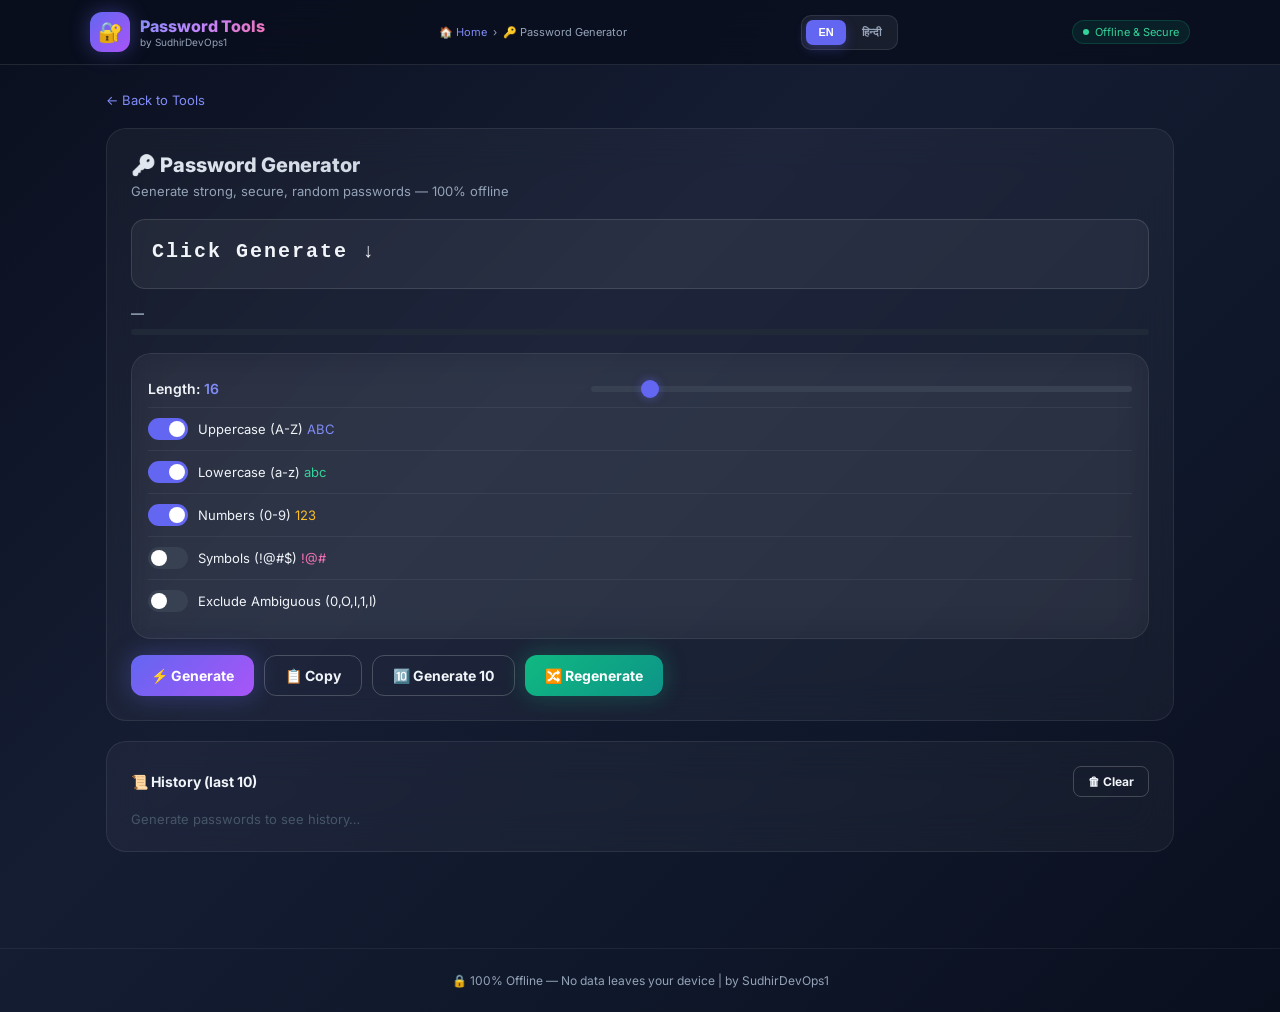
<file: generator.html>
<!DOCTYPE html>
<html lang="en">

<head>
    <meta charset="UTF-8">
    <meta name="viewport" content="width=device-width,initial-scale=1">
    <title>Password Generator — by SudhirDevOps1</title>
    <link rel="stylesheet" href="shared.css">
    <style>
        .pw-display {
            font-family: 'Courier New', monospace;
            font-size: 20px;
            font-weight: 700;
            word-break: break-all;
            letter-spacing: 2px;
            padding: 20px;
            background: rgba(255, 255, 255, .05);
            border: 1px solid rgba(255, 255, 255, .12);
            border-radius: 14px;
            min-height: 70px;
            color: #f1f5f9;
            position: relative;
            transition: all .3s;
        }

        .pw-display:hover {
            border-color: #6366f1;
        }

        .char-upper {
            color: #818cf8
        }

        .char-lower {
            color: #34d399
        }

        .char-num {
            color: #fbbf24
        }

        .char-sym {
            color: #f472b6
        }

        .strength-label {
            font-size: 13px;
            font-weight: 700;
        }

        .option-row {
            display: flex;
            align-items: center;
            justify-content: space-between;
            padding: 10px 0;
            border-bottom: 1px solid rgba(255, 255, 255, .06);
        }

        .option-row:last-child {
            border-bottom: none;
        }

        .gen-actions {
            display: flex;
            gap: 10px;
            flex-wrap: wrap;
        }

        .history-item {
            display: flex;
            align-items: center;
            justify-content: space-between;
            padding: 8px 12px;
            background: rgba(255, 255, 255, .04);
            border-radius: 8px;
            font-family: monospace;
            font-size: 13px;
            gap: 8px;
        }

        .entropy-bar {
            height: 4px;
            border-radius: 2px;
            transition: width .5s, background .5s;
        }
    </style>
</head>

<body>
    <header class="site-header">
        <div class="inner">
            <a href="index.html" class="logo">
                <div class="logo-icon">🔐</div>
                <div>
                    <div class="logo-title">Password Tools</div>
                    <div class="logo-sub">by SudhirDevOps1</div>
                </div>
            </a>
            <div class="breadcrumb">
                <a href="index.html" data-i18n="navHome">🏠 Home</a> › <span data-i18n="navGenerator">🔑 Password
                    Generator</span>
            </div>
            <div class="lang-toggle">
                <button class="lang-btn" id="btn-en" onclick="setLang('en')">EN</button>
                <button class="lang-btn" id="btn-hi" onclick="setLang('hi')">हिन्दी</button>
            </div>
            <div class="badge-secure"><span class="pulse"></span><span data-i18n="badgeSecure">Offline & Secure</span>
            </div>
        </div>
    </header>
    <main>
        <a href="index.html" class="back-link" data-i18n="backHome">← Back to Tools</a>

        <div class="card fade-up" style="margin-bottom:20px">
            <div class="section-title" data-i18n="toolTitle">🔑 Password Generator</div>
            <div class="section-sub" data-i18n="toolSub">Generate strong, secure, random passwords — 100% offline</div>

            <!-- Generated Password Display -->
            <div id="pwDisplay" class="pw-display" onclick="copyPassword()" data-i18n-title="clickCopy"
                title="Click to copy" style="cursor:pointer;margin-bottom:16px;">
                <span id="pwText" data-i18n="clickGen">Click Generate ↓</span>
            </div>

            <!-- Strength & Entropy -->
            <div style="margin-bottom:18px">
                <div style="display:flex;align-items:center;justify-content:space-between;margin-bottom:6px">
                    <span id="strengthLabel" class="strength-label" style="color:#94a3b8">—</span>
                    <span id="entropyLabel" style="font-size:12px;color:#64748b"></span>
                </div>
                <div class="strength-bar">
                    <div id="strengthFill" class="strength-fill" style="width:0%;background:#374151"></div>
                </div>
            </div>

            <!-- Options -->
            <div class="card card-sm" style="margin-bottom:16px">
                <div class="option-row">
                    <span style="font-size:14px;font-weight:600"><span data-i18n="optLength">Length:</span> <span
                            id="lenDisplay" style="color:#818cf8">16</span></span>
                    <input type="range" id="lenSlider" class="range-slider" min="4" max="128" value="16"
                        style="width:55%" oninput="onSlider()">
                </div>
                <div class="option-row">
                    <label class="toggle-wrap"><input type="checkbox" id="inclUpper" checked onchange="generate()">
                        <div class="toggle-track"></div><span style="font-size:13px"><span
                                data-i18n="optUpper">Uppercase (A-Z)</span> <span class="char-upper">ABC</span></span>
                    </label>
                </div>
                <div class="option-row">
                    <label class="toggle-wrap"><input type="checkbox" id="inclLower" checked onchange="generate()">
                        <div class="toggle-track"></div><span style="font-size:13px"><span
                                data-i18n="optLower">Lowercase (a-z)</span> <span class="char-lower">abc</span></span>
                    </label>
                </div>
                <div class="option-row">
                    <label class="toggle-wrap"><input type="checkbox" id="inclNum" checked onchange="generate()">
                        <div class="toggle-track"></div><span style="font-size:13px"><span data-i18n="optNum">Numbers
                                (0-9)</span> <span class="char-num">123</span></span>
                    </label>
                </div>
                <div class="option-row">
                    <label class="toggle-wrap"><input type="checkbox" id="inclSym" onchange="generate()">
                        <div class="toggle-track"></div><span style="font-size:13px"><span data-i18n="optSym">Symbols
                                (!@#$)</span> <span class="char-sym">!@#</span></span>
                    </label>
                </div>
                <div class="option-row">
                    <label class="toggle-wrap"><input type="checkbox" id="noAmb" onchange="generate()">
                        <div class="toggle-track"></div><span style="font-size:13px" data-i18n="optAmb">Exclude
                            Ambiguous (0,O,l,1,I)</span>
                    </label>
                </div>
            </div>

            <div class="gen-actions">
                <button class="btn btn-primary" onclick="generate()" data-i18n="btnGen">⚡ Generate</button>
                <button class="btn btn-outline" onclick="copyPassword()" data-i18n="btnCopy">📋 Copy</button>
                <button class="btn btn-outline" onclick="generate10()" data-i18n="btnGen10">🔟 Generate 10</button>
                <button class="btn btn-success" onclick="generate(); generate()" data-i18n="btnRegen">🔀
                    Regenerate</button>
            </div>
        </div>

        <!-- Bulk Generate -->
        <div id="bulkSection" class="card fade-up" style="display:none;margin-bottom:20px">
            <div style="font-size:14px;font-weight:700;margin-bottom:12px" data-i18n="bulkTitle">10 Random Passwords
            </div>
            <div id="bulkList" style="display:flex;flex-direction:column;gap:8px"></div>
            <button class="btn btn-outline btn-sm" style="margin-top:12px" onclick="copyAllBulk()"
                data-i18n="btnCopyAll">📋 Copy All</button>
        </div>

        <!-- History -->
        <div class="card fade-up">
            <div style="display:flex;align-items:center;justify-content:space-between;margin-bottom:14px">
                <div style="font-size:14px;font-weight:700" data-i18n="histTitle">📜 History (last 10)</div>
                <button class="btn btn-outline btn-sm" onclick="clearHistory()" data-i18n="btnHistoryClear">🗑
                    Clear</button>
            </div>
            <div id="historyList" style="display:flex;flex-direction:column;gap:6px">
                <div style="color:#475569;font-size:13px" data-i18n="histEmpty">Generate passwords to see history…</div>
            </div>
        </div>
    </main>
    <footer class="site-footer" data-i18n="footerText">🔒 100% Offline — No data leaves your device | by <strong
            style="color:#818cf8">SudhirDevOps1</strong></footer>
    <div id="toast-container"></div>
    <script>
        const UPPER = 'ABCDEFGHIJKLMNOPQRSTUVWXYZ';
        const LOWER = 'abcdefghijklmnopqrstuvwxyz';
        const NUMS = '0123456789';
        const SYMS = '!@#$%^&*()_+-=[]{}|;:,.<>?';
        const AMB = '0Ol1I';

        const i18n = {
            en: {
                navHome: '🏠 Home', navGenerator: '🔑 Password Generator', badgeSecure: 'Offline & Secure',
                backHome: '← Back to Tools', toolTitle: '🔑 Password Generator',
                toolSub: 'Generate strong, secure, random passwords — 100% offline',
                clickCopy: 'Click to copy', clickGen: 'Click Generate ↓',
                optLength: 'Length:', optUpper: 'Uppercase (A-Z)', optLower: 'Lowercase (a-z)', optNum: 'Numbers (0-9)', optSym: 'Symbols (!@#$)', optAmb: 'Exclude Ambiguous (0,O,l,1,I)',
                btnGen: '⚡ Generate', btnCopy: '📋 Copy', btnGen10: '🔟 Generate 10', btnRegen: '🔀 Regenerate',
                bulkTitle: '10 Random Passwords', btnCopyAll: '📋 Copy All',
                histTitle: '📜 History (last 10)', btnHistoryClear: '🗑 Clear', histEmpty: 'Generate passwords to see history…',
                footerText: '🔒 100% Offline — No data leaves your device | by SudhirDevOps1',
                toastSelectType: '⚠️ Select at least one character type',
                toastAllMsg: '✅ All copied!', toastClearHist: 'History cleared',
                toastGenFirst: 'Generate a password first', toastCopied: '✅ Copied to clipboard!',
                entropy: 'Entropy: ~{bits} bits',
                sVeryWeak: 'Very Weak', sWeak: 'Weak', sFair: 'Fair', sStrong: 'Strong', sVeryStrong: 'Very Strong 💪'
            },
            hi: {
                navHome: '🏠 होम', navGenerator: '🔑 पासवर्ड जनरेटर', badgeSecure: 'ऑफलाइन और सुरक्षित',
                backHome: '← टूल्स पर वापस जाएं', toolTitle: '🔑 पासवर्ड जनरेटर',
                toolSub: 'मजबूत, सुरक्षित, रैंडम पासवर्ड बनाएं — 100% ऑफलाइन',
                clickCopy: 'कॉपी करने के लिए क्लिक करें', clickGen: 'जनरेट पर क्लिक करें ↓',
                optLength: 'लंबाई:', optUpper: 'बड़े अक्षर (A-Z)', optLower: 'छोटे अक्षर (a-z)', optNum: 'संख्याएं (0-9)', optSym: 'प्रतीक (!@#$)', optAmb: 'अस्पष्ट कैरेक्टर निकालें (0,O,l,1,I)',
                btnGen: '⚡ जनरेट करें', btnCopy: '📋 कॉपी करें', btnGen10: '🔟 10 जनरेट करें', btnRegen: '🔀 फिर से बनाएं',
                bulkTitle: '10 रैंडम पासवर्ड', btnCopyAll: '📋 सभी कॉपी करें',
                histTitle: '📜 इतिहास (अंतिम 10)', btnHistoryClear: '🗑 साफ करें', histEmpty: 'इतिहास देखने के लिए पासवर्ड बनाएं…',
                footerText: '🔒 100% ऑफलाइन — कोई डेटा आपके डिवाइस से बाहर नहीं जाता है | SudhirDevOps1 द्वारा',
                toastSelectType: '⚠️ कम से कम एक कैरेक्टर प्रकार चुनें',
                toastAllMsg: '✅ सभी कॉपी किए गए!', toastClearHist: 'इतिहास साफ किया गया',
                toastGenFirst: 'पहले पासवर्ड जनरेट करें', toastCopied: '✅ क्लिपबोर्ड पर कॉपी किया गया!',
                entropy: 'एंट्रॉपी: ~{bits} बिट्स',
                sVeryWeak: 'बहुत कमजोर', sWeak: 'कमजोर', sFair: 'ठीक है', sStrong: 'मजबूत', sVeryStrong: 'बहुत मजबूत 💪'
            }
        };

        let currentLang = localStorage.getItem('appLang') || 'en';
        let history = JSON.parse(localStorage.getItem('pwHistory') || '[]');

        function T(key) {
            return (i18n[currentLang] && i18n[currentLang][key]) || (i18n['en'][key]) || key;
        }

        function applyLanguage() {
            document.querySelectorAll('[data-i18n]').forEach(el => {
                const key = el.getAttribute('data-i18n');
                el.textContent = T(key);
            });
            document.querySelectorAll('[data-i18n-title]').forEach(el => {
                el.title = T(el.getAttribute('data-i18n-title'));
            });
            document.body.className = 'lang-' + currentLang;
            document.querySelectorAll('.lang-btn').forEach(b => b.classList.remove('active'));
            const activeBtn = document.getElementById('btn-' + currentLang);
            if (activeBtn) activeBtn.classList.add('active');

            renderHistory();
        }

        function setLang(lang) {
            currentLang = lang;
            localStorage.setItem('appLang', currentLang);
            applyLanguage();
            generate();
        }

        function onSlider() {
            document.getElementById('lenDisplay').textContent = document.getElementById('lenSlider').value;
            generate();
        }

        function buildCharset() {
            let c = '';
            const noAmb = document.getElementById('noAmb').checked;
            const filter = noAmb ? (ch => !AMB.includes(ch)) : (() => true);
            if (document.getElementById('inclUpper').checked) c += [...UPPER].filter(filter).join('');
            if (document.getElementById('inclLower').checked) c += [...LOWER].filter(filter).join('');
            if (document.getElementById('inclNum').checked) c += [...NUMS].filter(filter).join('');
            if (document.getElementById('inclSym').checked) c += SYMS;
            return c;
        }

        function randomChar(charset) {
            const arr = new Uint32Array(1);
            crypto.getRandomValues(arr);
            return charset[arr[0] % charset.length];
        }

        function generateOne() {
            const len = parseInt(document.getElementById('lenSlider').value);
            const charset = buildCharset();
            if (!charset) {
                showToast(T('toastSelectType'), 'error');
                return '';
            }
            let pw = '';
            for (let i = 0; i < len; i++) pw += randomChar(charset);
            return pw;
        }

        function colorize(pw) {
            return [...pw].map(c => {
                if (UPPER.includes(c)) return `<span class="char-upper">${c}</span>`;
                if (LOWER.includes(c)) return `<span class="char-lower">${c}</span>`;
                if (NUMS.includes(c)) return `<span class="char-num">${c}</span>`;
                return `<span class="char-sym">${c}</span>`;
            }).join('');
        }

        function calcEntropy(pw) {
            const charset = buildCharset();
            return Math.round(pw.length * Math.log2(charset.length || 1));
        }

        function getStrength(entropy) {
            if (entropy < 28) return { label: T('sVeryWeak'), color: '#ef4444', pct: 10 };
            if (entropy < 35) return { label: T('sWeak'), color: '#f97316', pct: 25 };
            if (entropy < 60) return { label: T('sFair'), color: '#eab308', pct: 50 };
            if (entropy < 80) return { label: T('sStrong'), color: '#22c55e', pct: 75 };
            return { label: T('sVeryStrong'), color: '#10b981', pct: 100 };
        }

        function generate() {
            const pw = generateOne();
            if (!pw) return;
            const textEl = document.getElementById('pwText');
            textEl.innerHTML = colorize(pw);
            textEl.dataset.raw = pw;

            const entropy = calcEntropy(pw);
            const s = getStrength(entropy);

            document.getElementById('strengthLabel').textContent = s.label;
            document.getElementById('strengthLabel').style.color = s.color;
            document.getElementById('strengthFill').style.width = s.pct + '%';
            document.getElementById('strengthFill').style.background = s.color;
            document.getElementById('entropyLabel').textContent = T('entropy').replace('{bits}', entropy);

            addHistory(pw);
        }

        function generate10() {
            const items = [];
            for (let i = 0; i < 10; i++) {
                const pw = generateOne();
                if (pw) items.push(pw);
            }
            if (!items.length) return;

            document.getElementById('bulkList').innerHTML = items.map((pw, i) => `
                <div class="history-item">
                    <span style="color:#64748b;min-width:18px">${i + 1}.</span>
                    <span style="flex:1;font-size:12px;word-break:break-all">${colorize(pw)}</span>
                    <button class="copy-btn" onclick="copyText(this.parentElement.children[1].textContent)">📋</button>
                </div>
            `).join('');
            document.getElementById('bulkSection').style.display = 'block';
        }

        function copyAllBulk() {
            const items = [...document.querySelectorAll('#bulkList .history-item')].map(el => el.querySelector('span:nth-child(2)').textContent);
            navigator.clipboard.writeText(items.join('\n')).then(() => showToast(T('toastAllMsg'), 'success'));
        }

        function addHistory(pw) {
            if (!pw) return;
            if (history[0] === pw) return;
            history.unshift(pw);
            if (history.length > 10) history = history.slice(0, 10);
            localStorage.setItem('pwHistory', JSON.stringify(history));
            renderHistory();
        }

        function renderHistory() {
            const el = document.getElementById('historyList');
            if (!history.length) {
                el.innerHTML = `<div style="color:#475569;font-size:13px" data-i18n="histEmpty">${T('histEmpty')}</div>`;
                return;
            }
            el.innerHTML = history.map((pw, i) => `
                <div class="history-item">
                    <span style="color:#64748b;min-width:18px">${i + 1}.</span>
                    <span style="flex:1;font-family:monospace;font-size:12px;word-break:break-all">${pw}</span>
                    <button class="copy-btn" onclick="copyText('${pw}')">📋</button>
                </div>
            `).join('');
        }

        function clearHistory() {
            history = [];
            localStorage.removeItem('pwHistory');
            renderHistory();
            showToast(T('toastClearHist'), 'info');
        }

        function copyPassword() {
            const el = document.getElementById('pwText');
            const raw = el.dataset.raw || el.textContent;
            if (!raw || raw === T('clickGen')) {
                showToast(T('toastGenFirst'), 'error');
                return;
            }
            copyText(raw);
        }

        function copyText(text) {
            navigator.clipboard.writeText(text).then(() => {
                showToast(T('toastCopied'), 'success');
            }).catch(() => {
                const ta = document.createElement('textarea');
                ta.value = text;
                document.body.appendChild(ta);
                ta.select();
                document.execCommand('copy');
                ta.remove();
                showToast(T('toastCopied'), 'success');
            });
        }

        function showToast(msg, type = 'success') {
            const c = document.getElementById('toast-container');
            const t = document.createElement('div');
            t.className = `toast ${type}`;
            t.textContent = msg;
            c.appendChild(t);
            setTimeout(() => {
                t.style.opacity = '0';
                t.style.transform = 'translateX(30px)';
                t.style.transition = 'all .3s';
                setTimeout(() => t.remove(), 300);
            }, 2800);
        }

        applyLanguage();
    </script>
</body>

</html>
</file>
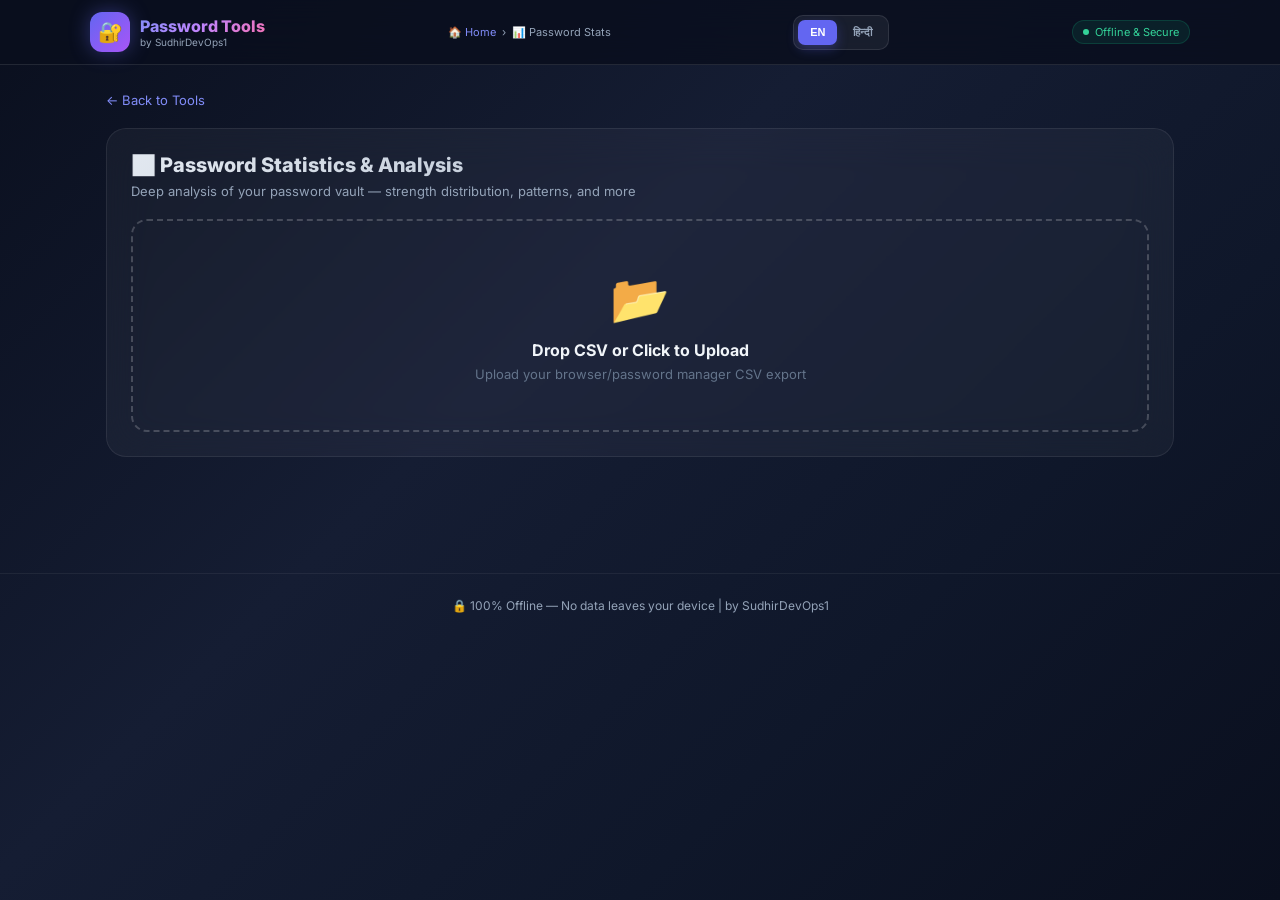
<file: stats.html>
<!DOCTYPE html>
<html lang="en">

<head>
    <meta charset="UTF-8">
    <meta name="viewport" content="width=device-width,initial-scale=1">
    <title>Password Stats — by SudhirDevOps1</title>
    <link rel="stylesheet" href="shared.css">
    <style>
        .drop-zone {
            border: 2px dashed rgba(255, 255, 255, .2);
            border-radius: 16px;
            padding: 48px 24px;
            text-align: center;
            cursor: pointer;
            transition: all .3s;
        }

        .drop-zone:hover,
        .drop-zone.over {
            border-color: #06b6d4;
            background: rgba(6, 182, 212, .06);
        }

        .stat-card {
            background: rgba(255, 255, 255, .04);
            border: 1px solid rgba(255, 255, 255, .08);
            border-radius: 14px;
            padding: 18px;
            text-align: center;
        }

        .big-num {
            font-size: 36px;
            font-weight: 900;
        }

        .bar-row {
            display: flex;
            align-items: center;
            gap: 10px;
            margin-bottom: 8px;
        }

        .bar-track {
            flex: 1;
            height: 8px;
            background: #1f2937;
            border-radius: 4px;
            overflow: hidden;
        }

        .bar-fill {
            height: 100%;
            border-radius: 4px;
            transition: width .6s;
        }
    </style>
</head>

<body>
    <header class="site-header">
        <div class="inner">
            <a href="index.html" class="logo">
                <div class="logo-icon">🔐</div>
                <div>
                    <div class="logo-title">Password Tools</div>
                    <div class="logo-sub">by SudhirDevOps1</div>
                </div>
            </a>
            <div class="breadcrumb">
                <a href="index.html" data-i18n="navHome">🏠 Home</a> › <span data-i18n="navStats">📊 Password
                    Stats</span>
            </div>
            <div class="lang-toggle">
                <button class="lang-btn" id="btn-en" onclick="setLang('en')">EN</button>
                <button class="lang-btn" id="btn-hi" onclick="setLang('hi')">हिन्दी</button>
            </div>
            <div class="badge-secure"><span class="pulse"></span><span data-i18n="badgeSecure">Offline & Secure</span>
            </div>
        </div>
    </header>
    <main>
        <a href="index.html" class="back-link" data-i18n="backHome">← Back to Tools</a>

        <div class="card fade-up" style="margin-bottom:20px">
            <div class="section-title" data-i18n="toolTitle">📊 Password Statistics & Analysis</div>
            <div class="section-sub" data-i18n="toolSub">Deep analysis of your password vault — strength distribution,
                patterns, and more</div>
            <div class="drop-zone" id="dropZone" onclick="document.getElementById('csvInput').click()">
                <div style="font-size:48px;margin-bottom:12px">📂</div>
                <div style="font-size:16px;font-weight:700;margin-bottom:6px" data-i18n="dropTitle">Drop CSV or Click to
                    Upload</div>
                <div style="font-size:13px;color:#64748b" data-i18n="dropDesc">Upload your browser/password manager CSV
                    export</div>
                <input type="file" id="csvInput" accept=".csv,.txt" style="display:none">
            </div>
        </div>

        <div id="statsSection" style="display:none">
            <!-- Overview Grid -->
            <div style="display:grid;grid-template-columns:repeat(4,1fr);gap:12px;margin-bottom:20px" id="overviewGrid">
            </div>

            <!-- Strength Distribution -->
            <div class="card fade-up" style="margin-bottom:20px">
                <div style="font-weight:700;font-size:15px;margin-bottom:16px" data-i18n="strengthTitle">💪 Strength
                    Distribution</div>
                <div id="strengthBars"></div>
            </div>

            <!-- Length Distribution -->
            <div class="card fade-up" style="margin-bottom:20px">
                <div style="font-weight:700;font-size:15px;margin-bottom:16px" data-i18n="lengthTitle">📏 Length
                    Breakdown</div>
                <div id="lengthBars"></div>
            </div>

            <!-- Weak Passwords -->
            <div class="card fade-up" style="margin-bottom:20px" id="weakCard">
                <div
                    style="display:flex;align-items:center;justify-content:space-between;margin-bottom:14px;flex-wrap:wrap;gap:8px">
                    <div style="font-weight:700;font-size:15px;color:#fb7185" data-i18n="weakTitle">⚠️ Weak / Short
                        Passwords</div>
                    <span class="chip chip-red" id="weakCount"></span>
                </div>
                <div class="tbl-wrap">
                    <table class="tbl">
                        <thead>
                            <tr>
                                <th data-i18n="thNum">#</th>
                                <th data-i18n="thName">Name / URL</th>
                                <th data-i18n="thUser">Username</th>
                                <th data-i18n="thIssue">Issue</th>
                            </tr>
                        </thead>
                        <tbody id="weakList"></tbody>
                    </table>
                </div>
            </div>

            <!-- Download Report -->
            <div style="display:flex;gap:10px;flex-wrap:wrap">
                <button class="btn btn-primary" onclick="downloadReport('txt')" data-i18n="btnDownload">📝 Download TXT
                    Report</button>
                <button class="btn btn-outline" onclick="clearData()" data-i18n="btnClear">✕ Clear</button>
            </div>
        </div>
    </main>
    <footer class="site-footer" data-i18n="footerText">🔒 100% Offline — No data leaves your device | by <strong
            style="color:#818cf8">SudhirDevOps1</strong></footer>
    <div id="toast-container"></div>
    <script>
        const i18n = {
            en: {
                navHome: '🏠 Home', navStats: '📊 Password Stats', badgeSecure: 'Offline & Secure',
                backHome: '← Back to Tools', toolTitle: '📊 Password Statistics & Analysis',
                toolSub: 'Deep analysis of your password vault — strength distribution, patterns, and more',
                dropTitle: 'Drop CSV or Click to Upload', dropDesc: 'Upload your browser/password manager CSV export',
                strengthTitle: '💪 Strength Distribution', lengthTitle: '📏 Length Breakdown',
                weakTitle: '⚠️ Weak / Short Passwords', btnDownload: '📝 Download TXT Report', btnClear: '✕ Clear',
                thNum: '#', thName: 'Name / URL', thUser: 'Username', thIssue: 'Issue',
                footerText: '🔒 100% Offline — No data leaves your device | by SudhirDevOps1',
                statTotal: 'Total Passwords', statAvgLen: 'Avg Length', statAvgScore: 'Avg Score',
                statReused: 'Reused Passwords', toastNoData: 'No data', toastNoPW: 'No passwords found',
                toastDone: '✅ Analysis complete: {n} passwords', toastReport: '✅ Report downloaded',
                strengthVW: 'Very Weak (0-24)', strengthW: 'Weak (25-49)', strengthF: 'Fair (50-69)', strengthS: 'Strong (70-100)',
                lenS: '< 8 chars', lenM: '8-11 chars', lenL: '12-15 chars', lenXL: '16-19 chars', lenXXL: '20+ chars',
                chipVW: 'Very Weak', chipW: 'Weak', chipFound: '{n} found'
            },
            hi: {
                navHome: '🏠 होम', navStats: '📊 पासवर्ड आंकड़े', badgeSecure: 'ऑफलाइन और सुरक्षित',
                backHome: '← टूल्स पर वापस जाएं', toolTitle: '📊 पासवर्ड आंकड़े और विश्लेषण',
                toolSub: 'आपके पासवर्ड वॉल्ट का गहरा विश्लेषण — ताकत वितरण, पैटर्न, और अधिक',
                dropTitle: 'CSV छोड़ें या अपलोड करने के लिए क्लिक करें', dropDesc: 'अपने ब्राउज़र/पासवर्ड मैनेजर CSV निर्यात को अपलोड करें',
                strengthTitle: '💪 ताकत वितरण', lengthTitle: '📏 लंबाई विवरण',
                weakTitle: '⚠️ कमजोर / छोटे पासवर्ड', btnDownload: '📝 TXT रिपोर्ट डाउनलोड करें', btnClear: '✕ साफ़ करें',
                thNum: '#', thName: 'नाम / URL', thUser: 'यूजरनेम', thIssue: 'समस्या',
                footerText: '🔒 100% ऑफलाइन — आपके डिवाइस से कोई डेटा बाहर नहीं जाता है | SudhirDevOps1 द्वारा',
                statTotal: 'कुल पासवर्ड', statAvgLen: 'औसत लंबाई', statAvgScore: 'औसत स्कोर',
                statReused: 'पुन: उपयोग किए गए', toastNoData: 'कोई डेटा नहीं', toastNoPW: 'कोई पासवर्ड नहीं मिला',
                toastDone: '✅ विश्लेषण पूरा: {n} पासवर्ड', toastReport: '✅ रिपोर्ट डाउनलोड की गई',
                strengthVW: 'बहुत कमजोर (0-24)', strengthW: 'कमजोर (25-49)', strengthF: 'ठीक (50-69)', strengthS: 'मजबूत (70-100)',
                lenS: '< 8 वर्ण', lenM: '8-11 वर्ण', lenL: '12-15 वर्ण', lenXL: '16-19 वर्ण', lenXXL: '20+ वर्ण',
                chipVW: 'बहुत कमजोर', chipW: 'कमजोर', chipFound: '{n} मिले'
            }
        };

        let currentLang = localStorage.getItem('appLang') || 'en';

        function T(key) {
            return (i18n[currentLang] && i18n[currentLang][key]) || (i18n['en'][key]) || key;
        }

        function applyLanguage() {
            document.querySelectorAll('[data-i18n]').forEach(el => {
                const key = el.getAttribute('data-i18n');
                el.innerHTML = T(key);
            });
            document.body.className = 'lang-' + currentLang;
            document.querySelectorAll('.lang-btn').forEach(b => b.classList.remove('active'));
            const activeBtn = document.getElementById('btn-' + currentLang);
            if (activeBtn) activeBtn.classList.add('active');

            if (allData.length) renderStats();
        }

        function setLang(lang) {
            currentLang = lang;
            localStorage.setItem('appLang', currentLang);
            applyLanguage();
        }

        let allData = [];
        const dz = document.getElementById('dropZone');
        dz.addEventListener('dragover', e => { e.preventDefault(); dz.classList.add('over'); });
        dz.addEventListener('dragleave', () => dz.classList.remove('over'));
        dz.addEventListener('drop', e => { e.preventDefault(); dz.classList.remove('over'); const f = e.dataTransfer.files[0]; if (f) loadFile(f); });
        document.getElementById('csvInput').addEventListener('change', e => { if (e.target.files[0]) loadFile(e.target.files[0]); });
        function loadFile(f) { const r = new FileReader(); r.onload = e => { parse(e.target.result); }; r.readAsText(f, 'UTF-8'); }
        function parseCSVLine(l) { const r = []; let c = ''; let q = false; for (let i = 0; i < l.length; i++) { const ch = l[i]; if (ch === '"') { if (q && l[i + 1] === '"') { c += '"'; i++; } else q = !q; } else if (ch === ',' && !q) { r.push(c); c = ''; } else c += ch; } r.push(c); return r; }

        function getPW(row) { for (const k of Object.keys(row)) { if (/pass|pwd|secret/i.test(k)) return row[k] || ''; } return ''; }
        function getField(row, ...keys) { for (const k of keys) { for (const rk of Object.keys(row)) { if (rk.toLowerCase().includes(k)) return row[rk] || ''; } } return ''; }

        function scorePassword(pw) {
            if (!pw) return 0;
            let s = 0;
            if (pw.length >= 8) s += 10; if (pw.length >= 12) s += 15; if (pw.length >= 16) s += 10;
            if (/[A-Z]/.test(pw)) s += 10; if (/[a-z]/.test(pw)) s += 10;
            if (/[0-9]/.test(pw)) s += 10; if (/[^a-zA-Z0-9]/.test(pw)) s += 15;
            if (!/(.)\1\1/.test(pw)) s += 5;
            if (!/(password|123|qwerty|admin)/i.test(pw)) s += 10;
            return Math.min(100, s);
        }

        function parse(text) {
            const lines = text.replace(/\r\n/g, '\n').replace(/\r/g, '\n').split('\n').filter(l => l.trim());
            if (lines.length < 2) { showToast(T('toastNoData'), 'error'); return; }
            const headers = parseCSVLine(lines[0]);
            allData = [];
            for (let i = 1; i < lines.length; i++) {
                const vals = parseCSVLine(lines[i]);
                if (vals.some(v => v.trim())) {
                    const row = {}; headers.forEach((h, idx) => { row[h] = vals[idx] || ''; });
                    const pw = getPW(row);
                    if (pw) allData.push({
                        name: getField(row, 'name', 'title', 'website') || getField(row, 'url', 'origin', 'hostname') || 'Unknown',
                        url: getField(row, 'url', 'origin', 'hostname', 'website'),
                        user: getField(row, 'username', 'login', 'user', 'email', 'id'),
                        pass: pw, score: scorePassword(pw)
                    });
                }
            }
            renderStats();
        }

        function renderStats() {
            if (!allData.length) { showToast(T('toastNoPW'), 'error'); return; }
            document.getElementById('statsSection').style.display = 'block';
            const total = allData.length;
            const pwLens = allData.map(e => e.pass.length);
            const avgLen = (pwLens.reduce((a, b) => a + b, 0) / total).toFixed(1);
            const scores = allData.map(e => e.score);
            const avgScore = (scores.reduce((a, b) => a + b, 0) / total).toFixed(0);
            const veryWeak = allData.filter(e => e.score < 25).length;
            const weak = allData.filter(e => e.score >= 25 && e.score < 50).length;
            const fair = allData.filter(e => e.score >= 50 && e.score < 70).length;
            const strong = allData.filter(e => e.score >= 70).length;
            // Duplicates
            const passCounts = {}; allData.forEach(e => { passCounts[e.pass] = (passCounts[e.pass] || 0) + 1; });
            const dupCount = Object.values(passCounts).filter(c => c > 1).reduce((s, c) => s + c, 0);

            document.getElementById('overviewGrid').innerHTML = [
                { num: total, label: T('statTotal'), color: '#818cf8' },
                { num: avgLen, label: T('statAvgLen'), color: '#34d399' },
                { num: avgScore + '%', label: T('statAvgScore'), color: '#fbbf24' },
                { num: dupCount, label: T('statReused'), color: '#fb7185' },
            ].map(s => `<div class="stat-card"><div class="big-num" style="color:${s.color}">${s.num}</div><div style="font-size:12px;color:#64748b;margin-top:4px">${s.label}</div></div>`).join('');

            // Strength bars
            const strs = [
                { label: T('strengthVW'), count: veryWeak, color: '#ef4444' },
                { label: T('strengthW'), count: weak, color: '#f97316' },
                { label: T('strengthF'), count: fair, color: '#eab308' },
                { label: T('strengthS'), count: strong, color: '#10b981' },
            ];
            document.getElementById('strengthBars').innerHTML = strs.map(s => `
    <div class="bar-row">
      <span style="min-width:120px;font-size:12px;color:#94a3b8">${s.label}</span>
      <div class="bar-track"><div class="bar-fill" style="width:${total ? Math.round(s.count / total * 100) : 0}%;background:${s.color}"></div></div>
      <span style="min-width:40px;text-align:right;font-size:13px;font-weight:700;color:${s.color}">${s.count}</span>
    </div>`).join('');

            // Length distribution
            const lenBuckets = [
                { label: T('lenS'), filter: p => p.length < 8, color: '#ef4444' },
                { label: T('lenM'), filter: p => p.length >= 8 && p.length < 12, color: '#f97316' },
                { label: T('lenL'), filter: p => p.length >= 12 && p.length < 16, color: '#eab308' },
                { label: T('lenXL'), filter: p => p.length >= 16 && p.length < 20, color: '#22c55e' },
                { label: T('lenXXL'), filter: p => p.length >= 20, color: '#10b981' },
            ];
            document.getElementById('lengthBars').innerHTML = lenBuckets.map(b => {
                const cnt = allData.filter(e => b.filter(e.pass)).length;
                return `<div class="bar-row">
      <span style="min-width:80px;font-size:12px;color:#94a3b8">${b.label}</span>
      <div class="bar-track"><div class="bar-fill" style="width:${total ? Math.round(cnt / total * 100) : 0}%;background:${b.color}"></div></div>
      <span style="min-width:40px;text-align:right;font-size:13px;font-weight:700;color:${b.color}">${cnt}</span>
    </div>`;
            }).join('');

            // Weak passwords list
            const weakEntries = allData.filter(e => e.score < 50).slice(0, 20);
            document.getElementById('weakCount').textContent = T('chipFound').replace('{n}', allData.filter(e => e.score < 50).length);
            document.getElementById('weakList').innerHTML = weakEntries.map((e, i) => `
    <tr>
      <td style="color:#475569">${i + 1}</td>
      <td>${escH(e.name)}</td>
      <td style="color:#94a3b8">${escH(e.user)}</td>
      <td><span class="chip ${e.score < 25 ? 'chip-red' : 'chip-amber'}">${e.score < 25 ? T('chipVW') : T('chipW')} (${e.score}%)</span></td>
    </tr>`).join('');

            showToast(T('toastDone').replace('{n}', total), 'success');
        }

        function downloadReport(type) {
            const lines = [];
            lines.push('PASSWORD VAULT ANALYSIS');
            lines.push('by SudhirDevOps1');
            lines.push('='.repeat(50));
            lines.push(`Date: ${new Date().toLocaleString()}`);
            lines.push(`Total: ${allData.length} passwords`);
            lines.push('');
            lines.push('WEAK PASSWORDS (requiring attention):');
            allData.filter(e => e.score < 50).forEach((e, i) => {
                lines.push(`${i + 1}. ${e.name} | ${e.user} | Score: ${e.score}%`);
            });
            const blob = new Blob([lines.join('\n')], { type: 'text/plain' });
            const a = document.createElement('a'); a.href = URL.createObjectURL(blob); a.download = 'password_analysis.txt'; a.click();
            showToast(T('toastReport'), 'success');
        }
        function clearData() { allData = []; document.getElementById('statsSection').style.display = 'none'; document.getElementById('csvInput').value = ''; }
        function escH(s) { const d = document.createElement('div'); d.textContent = s; return d.innerHTML; }
        function showToast(msg, type = 'success') { const c = document.getElementById('toast-container'); const t = document.createElement('div'); t.className = `toast ${type}`; t.textContent = msg; c.appendChild(t); setTimeout(() => { t.style.opacity = '0'; t.style.transition = 'all .3s'; setTimeout(() => t.remove(), 300); }, 2800); }

        applyLanguage();
    </script>
</body>

</html>
</file>
<file: shared.css>
@import url('https://fonts.googleapis.com/css2?family=Inter:wght@400;500;600;700;800;900&family=Noto+Sans+Devanagari:wght@400;500;600;700;800;900&display=swap');

*,
*::before,
*::after {
  box-sizing: border-box;
  margin: 0;
  padding: 0
}

:root {
  --bg: #0a0f1e;
  --bg2: #151d33;
  --card: rgba(255, 255, 255, 0.04);
  --border: rgba(255, 255, 255, 0.08);
  --text: #f1f5f9;
  --muted: #94a3b8;
  --indigo: #6366f1;
  --purple: #a855f7;
  --emerald: #10b981;
  --amber: #f59e0b;
  --pink: #ec4899;
  --cyan: #06b6d4;
  --rose: #f43f5e;
}

body {
  font-family: 'Inter', 'Noto Sans Devanagari', sans-serif;
  background: linear-gradient(135deg, #0a0f1e 0%, #151d33 40%, #0f172a 70%, #0a0f1e 100%);
  min-height: 100vh;
  color: var(--text);
}

/* HEADER */
.site-header {
  padding: 12px 16px;
  border-bottom: 1px solid rgba(255, 255, 255, 0.1);
  position: sticky;
  top: 0;
  z-index: 40;
  background: rgba(10, 15, 30, 0.85);
  backdrop-filter: blur(20px);
}

.site-header .inner {
  max-width: 1100px;
  margin: 0 auto;
  display: flex;
  align-items: center;
  justify-content: space-between;
  gap: 12px;
  flex-wrap: wrap;
}

.site-header .logo {
  display: flex;
  align-items: center;
  gap: 10px;
  text-decoration: none;
}

.site-header .logo-icon {
  width: 40px;
  height: 40px;
  border-radius: 12px;
  background: linear-gradient(135deg, #6366f1, #a855f7);
  display: flex;
  align-items: center;
  justify-content: center;
  font-size: 20px;
  box-shadow: 0 0 20px rgba(99, 102, 241, 0.4);
}

.site-header .logo-title {
  font-size: 16px;
  font-weight: 800;
  background: linear-gradient(135deg, #818cf8, #c084fc, #f472b6);
  -webkit-background-clip: text;
  -webkit-text-fill-color: transparent;
  background-clip: text;
}

.site-header .logo-sub {
  font-size: 10px;
  color: var(--muted);
}

.breadcrumb {
  display: flex;
  align-items: center;
  gap: 6px;
  font-size: 11px;
  color: var(--muted);
}

.breadcrumb a {
  color: #818cf8;
  text-decoration: none;
}

.breadcrumb a:hover {
  text-decoration: underline;
}

.badge-secure {
  display: flex;
  align-items: center;
  gap: 6px;
  font-size: 11px;
  color: #34d399;
  background: rgba(16, 185, 129, 0.1);
  border: 1px solid rgba(16, 185, 129, 0.2);
  padding: 4px 10px;
  border-radius: 999px;
}

.pulse {
  width: 6px;
  height: 6px;
  border-radius: 50%;
  background: #34d399;
  animation: pulse 2s infinite;
}

@keyframes pulse {

  0%,
  100% {
    opacity: 1;
    transform: scale(1)
  }

  50% {
    opacity: .4;
    transform: scale(.8)
  }
}

/* MAIN */
main {
  max-width: 1100px;
  margin: 0 auto;
  padding: 24px 16px 48px;
}

/* CARDS */
.card {
  background: var(--card);
  border: 1px solid var(--border);
  border-radius: 20px;
  padding: 24px;
  backdrop-filter: blur(20px);
  transition: border-color .2s;
}

.card:hover {
  border-color: rgba(255, 255, 255, 0.14);
}

.card-sm {
  padding: 16px;
}

/* SECTION TITLE */
.section-title {
  font-size: 20px;
  font-weight: 800;
  margin-bottom: 6px;
  background: linear-gradient(135deg, #e2e8f0, #94a3b8);
  -webkit-background-clip: text;
  -webkit-text-fill-color: transparent;
  background-clip: text;
}

.section-sub {
  font-size: 13px;
  color: var(--muted);
  margin-bottom: 20px;
}

/* FORM ELEMENTS */
.input-group {
  margin-bottom: 16px;
}

.input-label {
  display: block;
  font-size: 12px;
  color: var(--muted);
  margin-bottom: 6px;
  font-weight: 500;
}

.inp {
  width: 100%;
  background: rgba(255, 255, 255, 0.07);
  border: 1px solid rgba(255, 255, 255, 0.15);
  border-radius: 10px;
  padding: 11px 14px;
  color: var(--text);
  font-size: 14px;
  font-family: 'Inter', sans-serif;
  outline: none;
  transition: border-color .2s;
}

.inp:focus {
  border-color: #6366f1;
  background: rgba(99, 102, 241, 0.08);
}

.inp::placeholder {
  color: #4b5563;
}

select.inp option {
  background: #1e2d40;
  color: var(--text);
}

/* BUTTONS */
.btn {
  display: inline-flex;
  align-items: center;
  justify-content: center;
  gap: 8px;
  padding: 11px 20px;
  border-radius: 12px;
  font-weight: 700;
  font-size: 14px;
  cursor: pointer;
  border: none;
  transition: all .25s;
  text-decoration: none;
  font-family: 'Inter', sans-serif;
}

.btn:hover {
  transform: translateY(-2px);
  filter: brightness(1.1);
}

.btn:active {
  transform: translateY(0);
  filter: brightness(.95);
}

.btn-primary {
  background: linear-gradient(135deg, #6366f1, #a855f7);
  color: #fff;
  box-shadow: 0 0 25px rgba(99, 102, 241, .35);
}

.btn-success {
  background: linear-gradient(135deg, #10b981, #0d9488);
  color: #fff;
  box-shadow: 0 0 25px rgba(16, 185, 129, .3);
}

.btn-danger {
  background: linear-gradient(135deg, #f43f5e, #e11d48);
  color: #fff;
  box-shadow: 0 0 25px rgba(244, 63, 94, .3);
}

.btn-amber {
  background: linear-gradient(135deg, #f59e0b, #d97706);
  color: #fff;
  box-shadow: 0 0 25px rgba(245, 158, 11, .3);
}

.btn-outline {
  background: transparent;
  border: 1px solid rgba(255, 255, 255, 0.2);
  color: var(--text);
}

.btn-outline:hover {
  background: rgba(255, 255, 255, .07);
}

.btn-sm {
  padding: 7px 14px;
  font-size: 12px;
  border-radius: 8px;
}

.btn-full {
  width: 100%;
}

/* TOGGLE / CHECKBOX */
.toggle-wrap {
  display: flex;
  align-items: center;
  gap: 10px;
  cursor: pointer;
  user-select: none;
}

.toggle-wrap input[type=checkbox] {
  display: none;
}

.toggle-track {
  width: 40px;
  height: 22px;
  border-radius: 999px;
  background: #374151;
  position: relative;
  transition: background .2s;
}

.toggle-wrap input:checked+.toggle-track {
  background: #6366f1;
}

.toggle-track::after {
  content: '';
  position: absolute;
  left: 3px;
  top: 3px;
  width: 16px;
  height: 16px;
  border-radius: 50%;
  background: #fff;
  transition: transform .2s;
}

.toggle-wrap input:checked+.toggle-track::after {
  transform: translateX(18px);
}

/* SLIDER */
.range-slider {
  -webkit-appearance: none;
  appearance: none;
  width: 100%;
  height: 6px;
  border-radius: 3px;
  background: #374151;
  outline: none;
}

.range-slider::-webkit-slider-thumb {
  -webkit-appearance: none;
  appearance: none;
  width: 18px;
  height: 18px;
  border-radius: 50%;
  background: #6366f1;
  cursor: pointer;
  box-shadow: 0 0 10px rgba(99, 102, 241, .5);
}

/* RESULT BOX */
.result-box {
  background: rgba(255, 255, 255, 0.05);
  border: 1px solid rgba(255, 255, 255, 0.12);
  border-radius: 12px;
  padding: 16px;
  font-family: 'Courier New', monospace;
  font-size: 14px;
  word-break: break-all;
  color: var(--text);
  min-height: 56px;
}

.result-box.success {
  border-color: rgba(16, 185, 129, .4);
  background: rgba(16, 185, 129, .06);
}

.result-box.error {
  border-color: rgba(244, 63, 94, .4);
  background: rgba(244, 63, 94, .06);
}

.result-box.warning {
  border-color: rgba(245, 158, 11, .4);
  background: rgba(245, 158, 11, .06);
}

/* STRENGTH BAR */
.strength-bar {
  height: 6px;
  border-radius: 3px;
  background: #1f2937;
  margin-top: 8px;
  overflow: hidden;
}

.strength-fill {
  height: 100%;
  border-radius: 3px;
  transition: width .4s, background .4s;
}

/* TABLE */
.tbl-wrap {
  overflow-x: auto;
  border-radius: 12px;
  border: 1px solid rgba(255, 255, 255, 0.1);
}

table.tbl {
  width: 100%;
  border-collapse: collapse;
  font-size: 13px;
}

table.tbl th {
  background: rgba(255, 255, 255, 0.08);
  padding: 12px 16px;
  text-align: left;
  color: var(--muted);
  font-size: 11px;
  text-transform: uppercase;
  letter-spacing: .05em;
  white-space: nowrap;
}

table.tbl td {
  padding: 10px 16px;
  border-top: 1px solid rgba(255, 255, 255, 0.05);
}

table.tbl tr:hover td {
  background: rgba(255, 255, 255, 0.04);
}

/* CHIPS */
.chip {
  display: inline-flex;
  align-items: center;
  gap: 4px;
  padding: 3px 10px;
  border-radius: 999px;
  font-size: 11px;
  font-weight: 600;
}

.chip-indigo {
  background: rgba(99, 102, 241, .2);
  color: #818cf8;
  border: 1px solid rgba(99, 102, 241, .3);
}

.chip-emerald {
  background: rgba(16, 185, 129, .2);
  color: #34d399;
  border: 1px solid rgba(16, 185, 129, .3);
}

.chip-red {
  background: rgba(244, 63, 94, .2);
  color: #fb7185;
  border: 1px solid rgba(244, 63, 94, .3);
}

.chip-amber {
  background: rgba(245, 158, 11, .2);
  color: #fbbf24;
  border: 1px solid rgba(245, 158, 11, .3);
}

/* COPY BUTTON */
.copy-btn {
  display: inline-flex;
  align-items: center;
  gap: 4px;
  padding: 4px 10px;
  border-radius: 6px;
  cursor: pointer;
  border: none;
  background: rgba(255, 255, 255, .08);
  color: var(--muted);
  font-size: 12px;
  transition: all .2s;
  font-family: 'Inter', sans-serif;
}

.copy-btn:hover {
  background: rgba(99, 102, 241, .3);
  color: #fff;
}

/* TOAST */
#toast-container {
  position: fixed;
  bottom: 24px;
  right: 24px;
  z-index: 9999;
  display: flex;
  flex-direction: column;
  gap: 8px;
}

.toast {
  padding: 12px 20px;
  border-radius: 12px;
  font-size: 13px;
  font-weight: 600;
  color: #fff;
  max-width: 340px;
  animation: slideInRight .3s ease;
  box-shadow: 0 8px 32px rgba(0, 0, 0, .4);
}

@keyframes slideInRight {
  from {
    opacity: 0;
    transform: translateX(30px)
  }

  to {
    opacity: 1;
    transform: translateX(0)
  }
}

.toast.success {
  background: linear-gradient(135deg, #059669, #0d9488);
}

.toast.error {
  background: linear-gradient(135deg, #dc2626, #e11d48);
}

.toast.info {
  background: linear-gradient(135deg, #4f46e5, #7c3aed);
}

/* FADE IN */
@keyframes fadeUp {
  from {
    opacity: 0;
    transform: translateY(24px)
  }

  to {
    opacity: 1;
    transform: translateY(0)
  }
}

.fade-up {
  animation: fadeUp .5s ease both;
}

/* GRID HELPERS */
.grid-2 {
  display: grid;
  grid-template-columns: repeat(2, 1fr);
  gap: 16px;
}

.grid-3 {
  display: grid;
  grid-template-columns: repeat(3, 1fr);
  gap: 16px;
}

@media(max-width:700px) {

  .grid-2,
  .grid-3 {
    grid-template-columns: 1fr;
  }
}

/* BACK LINK */
.back-link {
  display: inline-flex;
  align-items: center;
  gap: 6px;
  color: #818cf8;
  font-size: 13px;
  text-decoration: none;
  margin-bottom: 20px;
}

.back-link:hover {
  text-decoration: underline;
}

/* FOOTER */
.site-footer {
  text-align: center;
  padding: 24px;
  border-top: 1px solid rgba(255, 255, 255, 0.06);
  margin-top: 48px;
  color: var(--muted);
  font-size: 12px;
}

.site-footer a {
  color: #818cf8;
  text-decoration: none;
}

/* SCROLLBAR */
::-webkit-scrollbar {
  width: 6px;
  height: 6px;
}

::-webkit-scrollbar-track {
  background: #0f172a;
}

::-webkit-scrollbar-thumb {
  background: #334155;
  border-radius: 3px;
}

::-webkit-scrollbar-thumb:hover {
  background: #475569;
}

/* PASSWORD DOTS */
.pw-dot {
  font-size: 10px;
  color: #f59e0b;
  letter-spacing: 2px;
}

/* PROGRESS RING */
.score-ring {
  position: relative;
  width: 80px;
  height: 80px;
}

.score-ring svg {
  transform: rotate(-90deg);
}

.score-ring .score-text {
  position: absolute;
  inset: 0;
  display: flex;
  align-items: center;
  justify-content: center;
  flex-direction: column;
}

/* LANGUAGE TOGGLE */
.lang-toggle {
  display: flex;
  gap: 4px;
  background: rgba(255, 255, 255, 0.06);
  padding: 4px;
  border-radius: 10px;
  border: 1px solid rgba(255, 255, 255, 0.1);
}

.lang-btn {
  padding: 6px 12px;
  border-radius: 7px;
  border: none;
  background: transparent;
  color: var(--muted);
  font-size: 11px;
  font-weight: 700;
  cursor: pointer;
  transition: all .2s;
}

.lang-btn:hover {
  color: var(--text);
  background: rgba(255, 255, 255, 0.05);
}

.lang-btn.active {
  background: var(--indigo);
  color: #fff;
  box-shadow: 0 4px 12px rgba(99, 102, 241, 0.3);
}

/* i18n Visibility */
body:not(.lang-hi) .hi-only {
  display: none !important;
}

body:not(.lang-en) .en-only {
  display: none !important;
}
</file>
